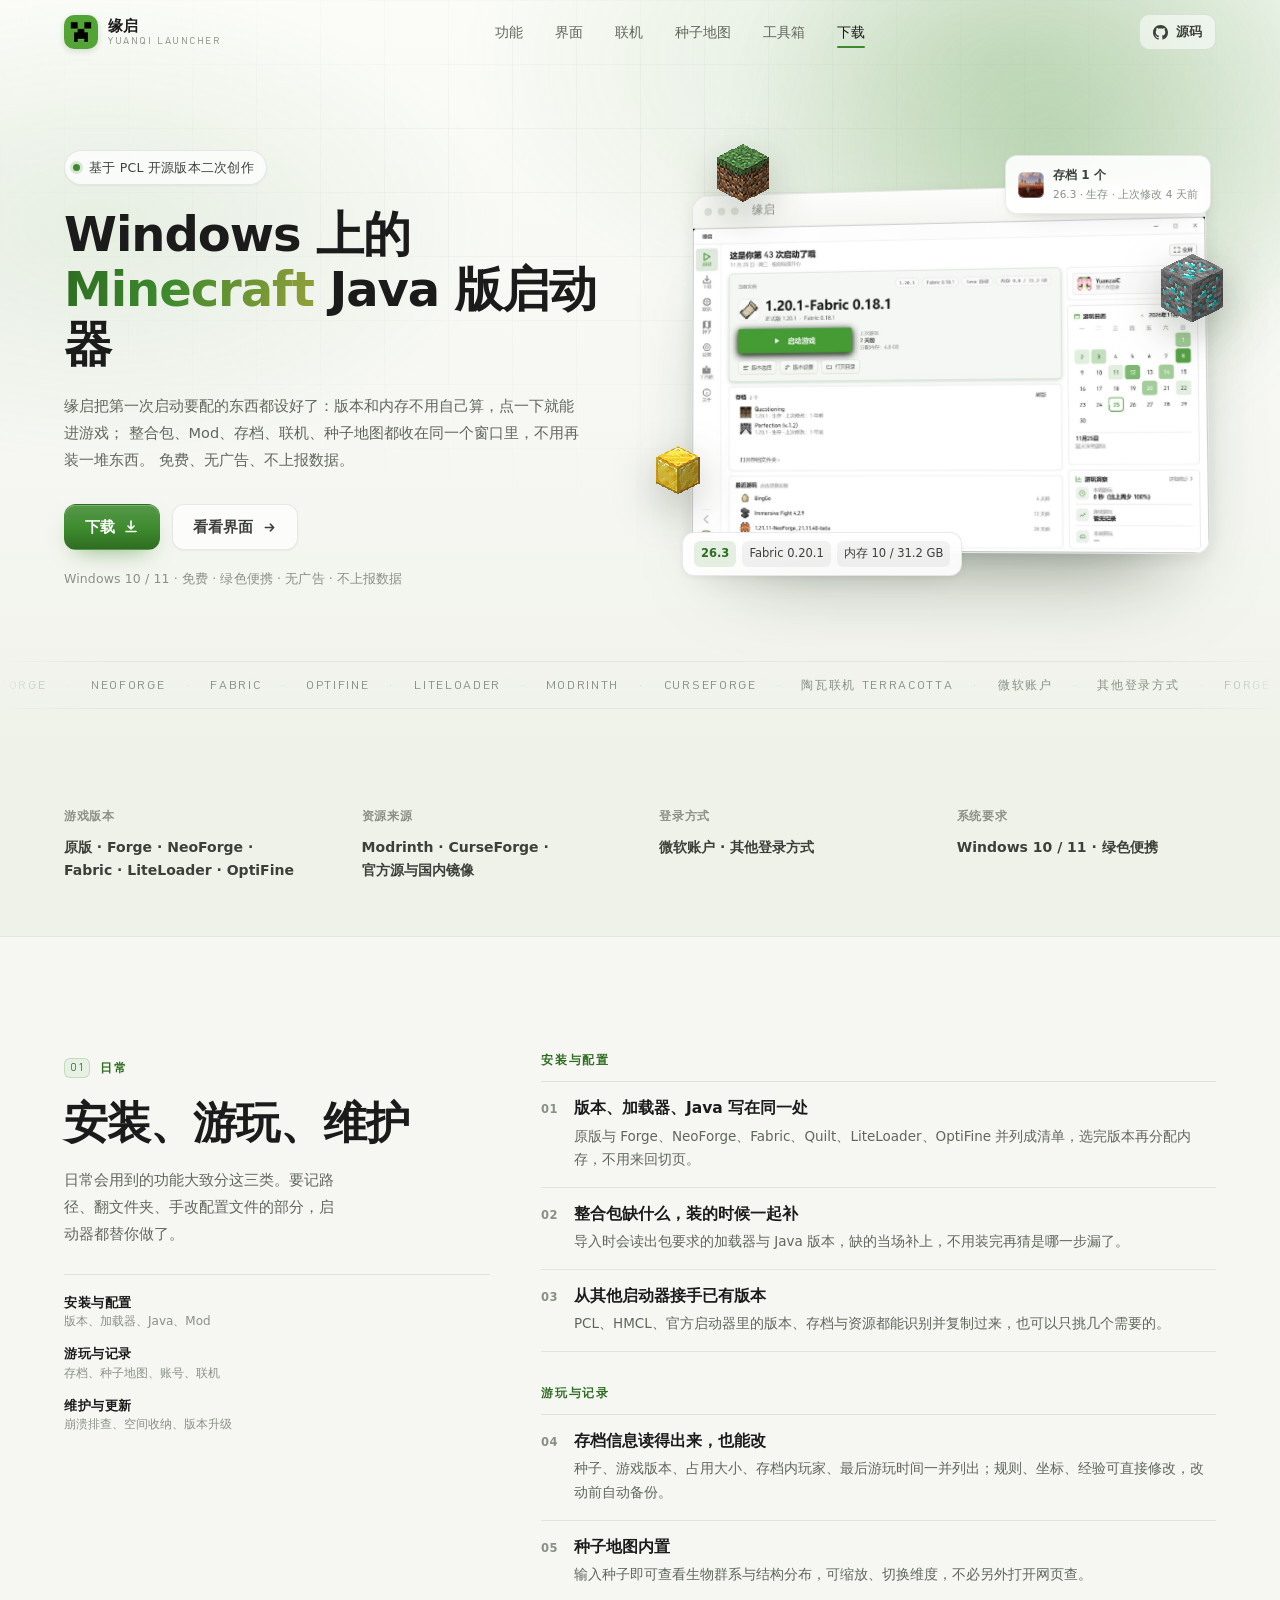
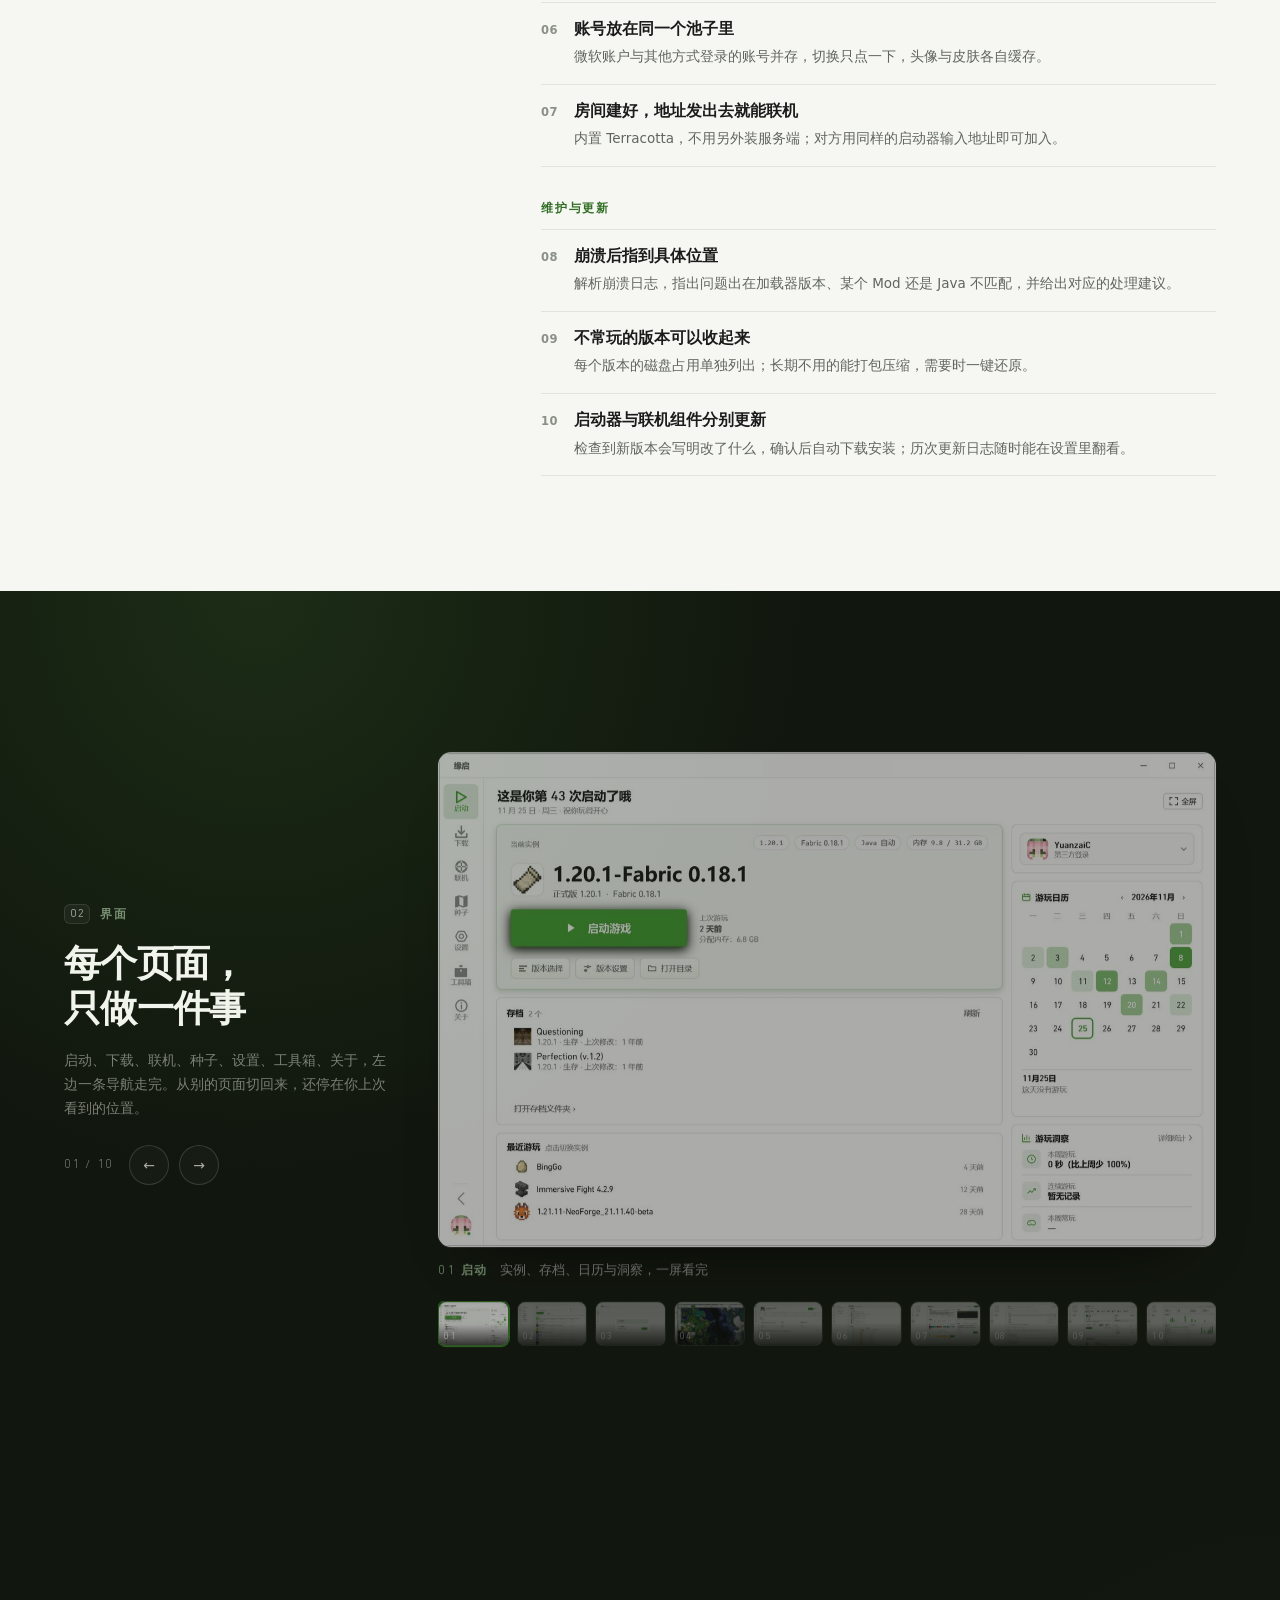
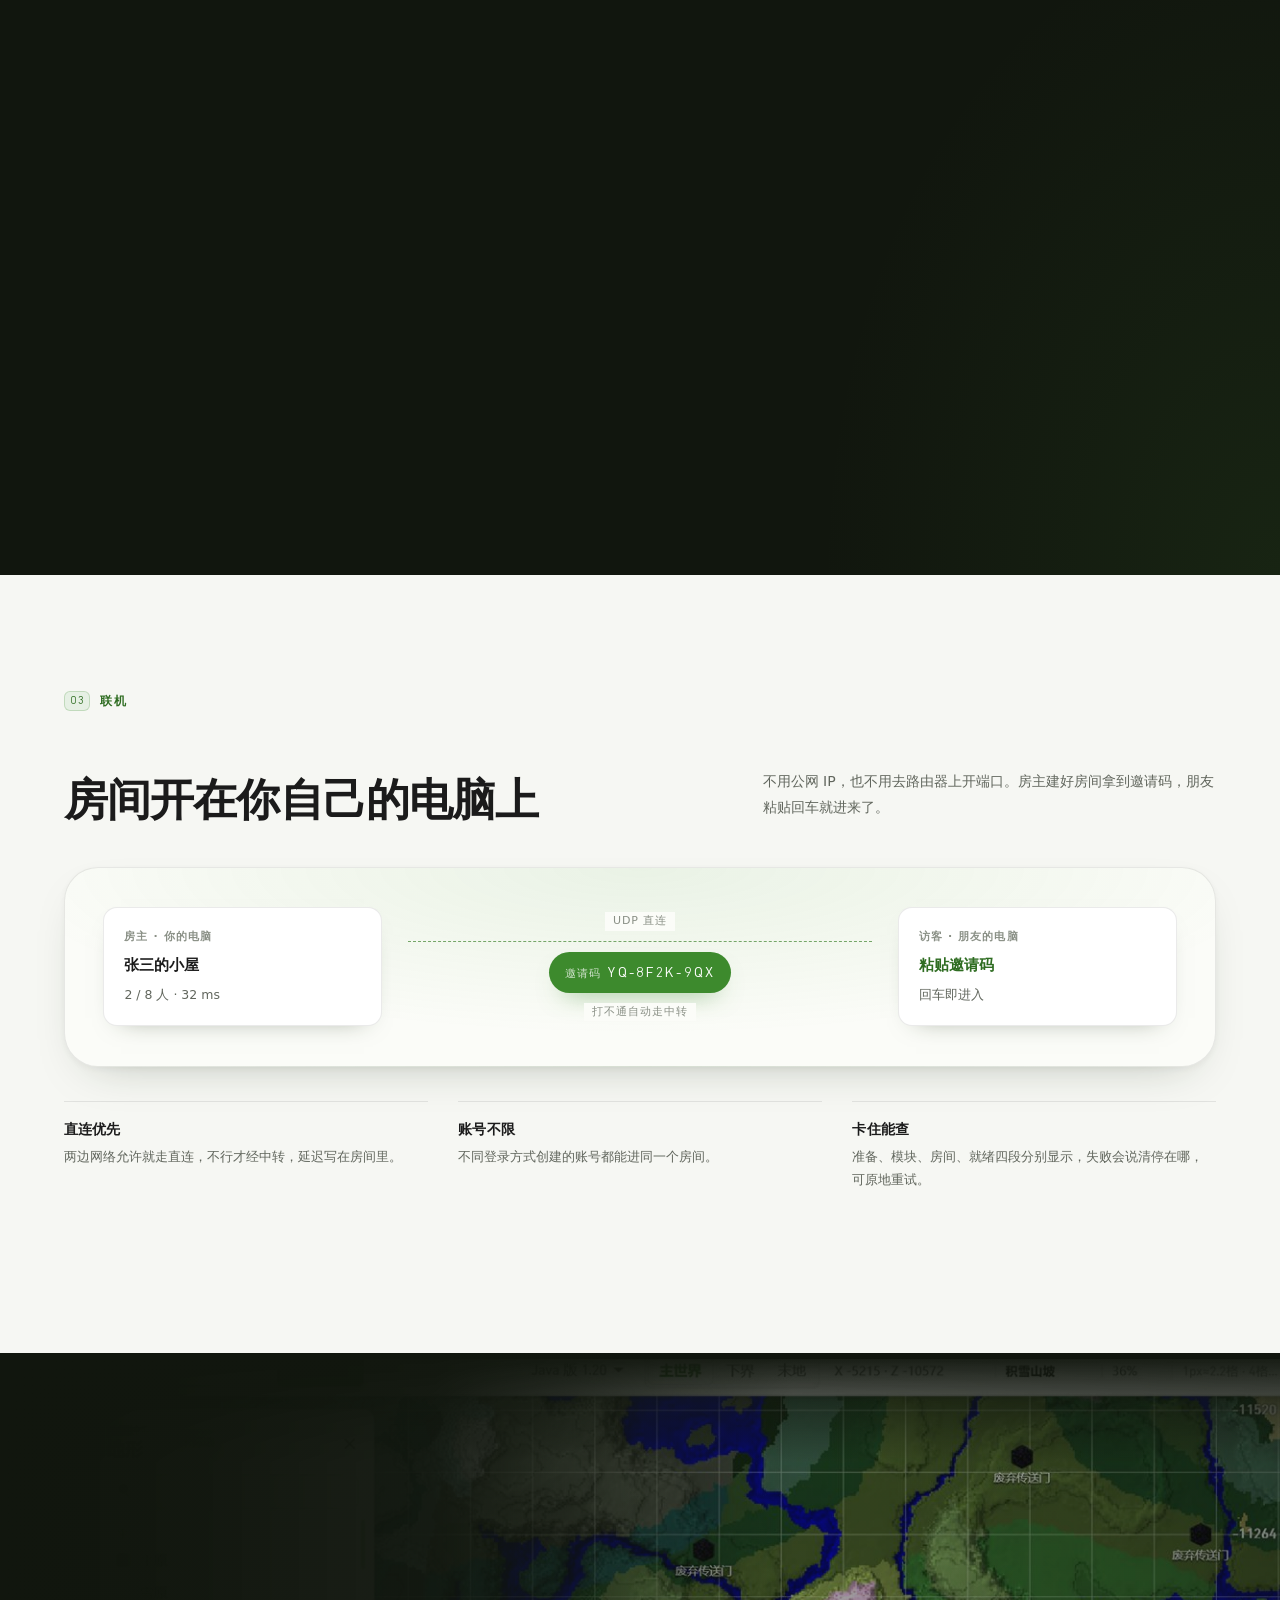
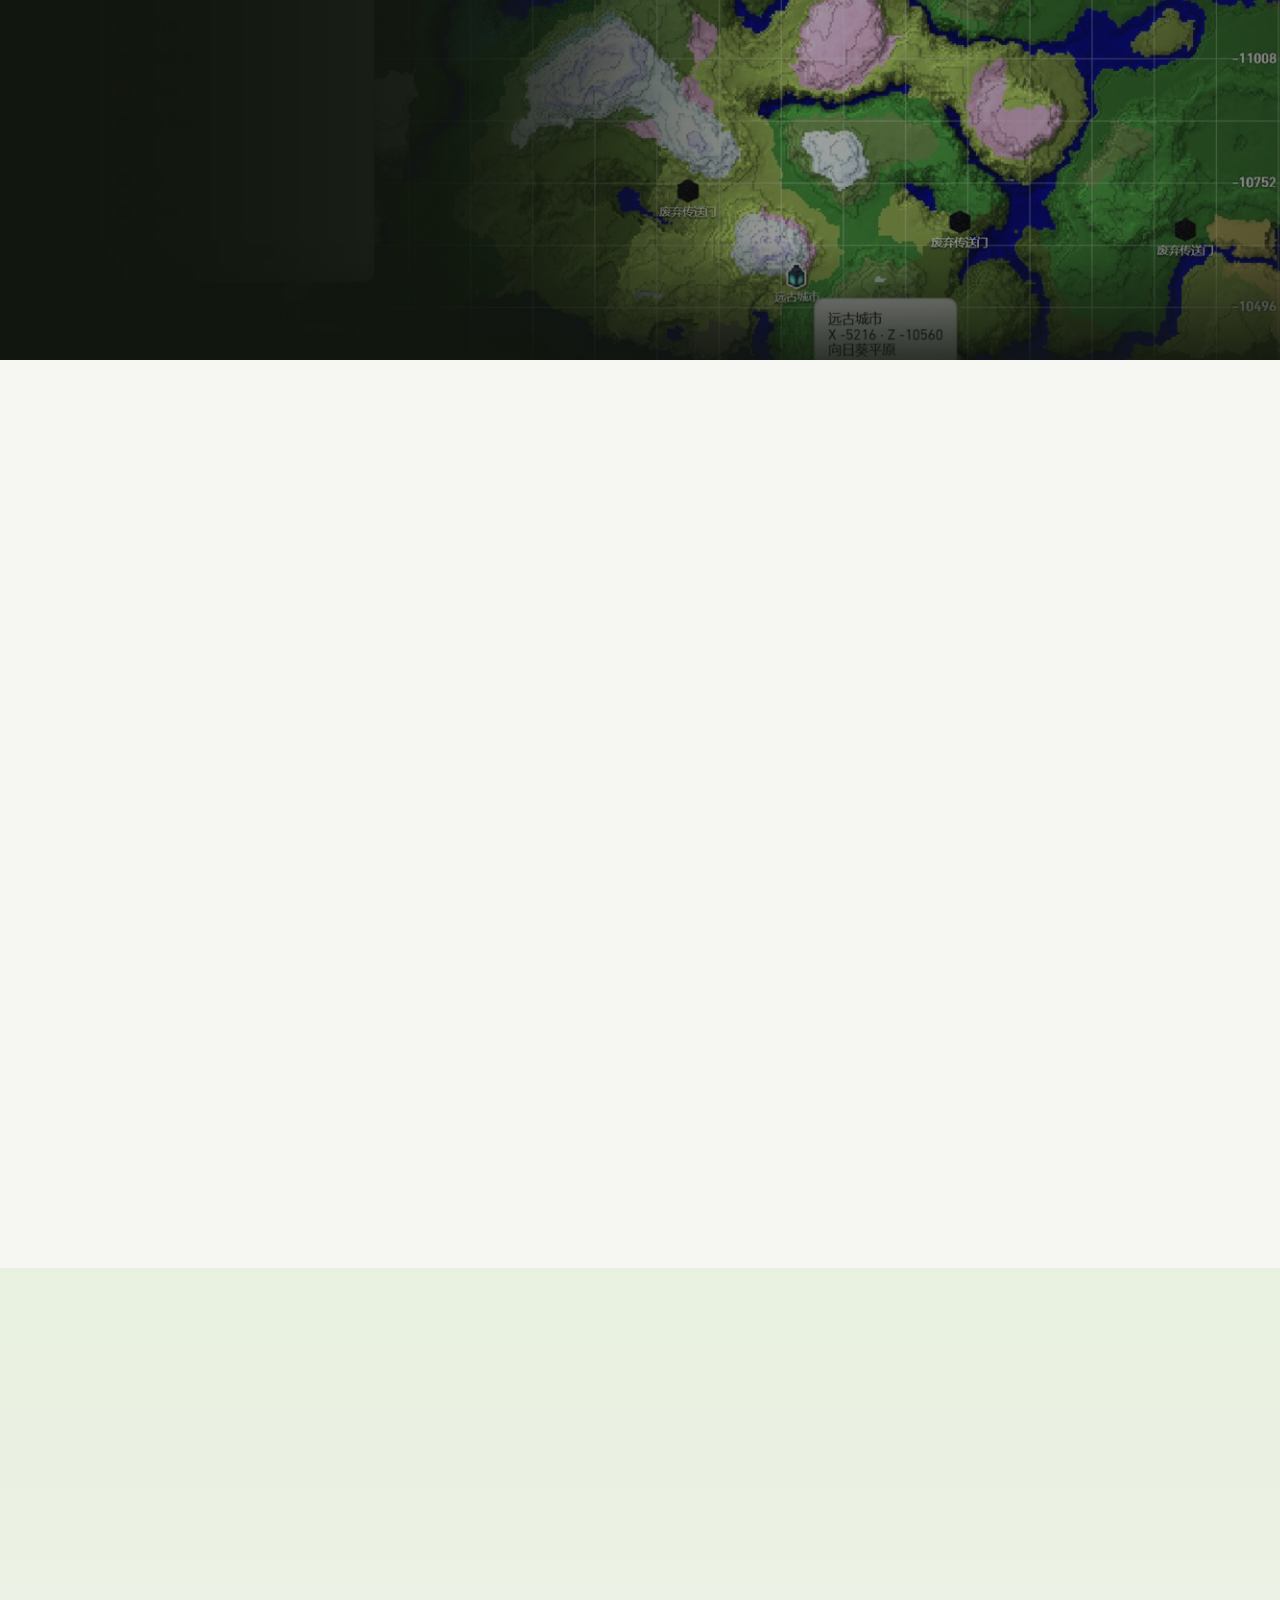
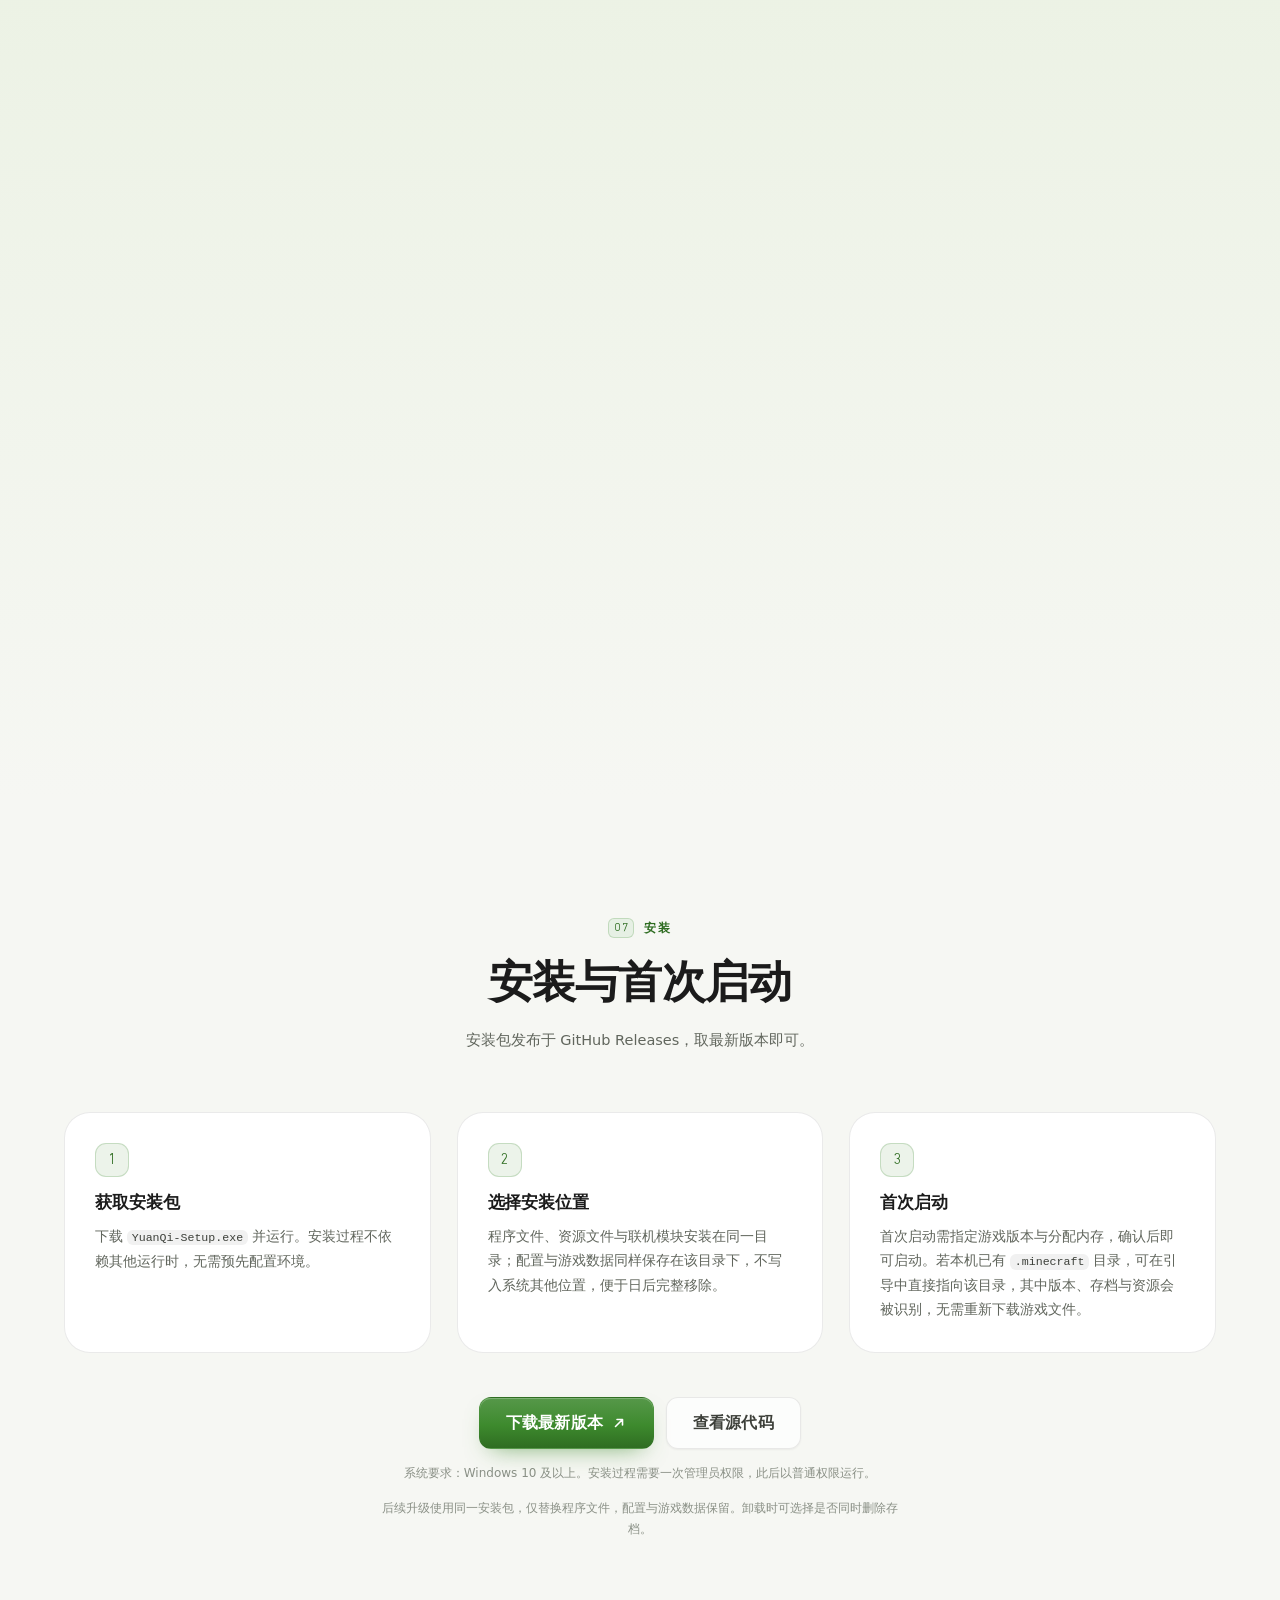
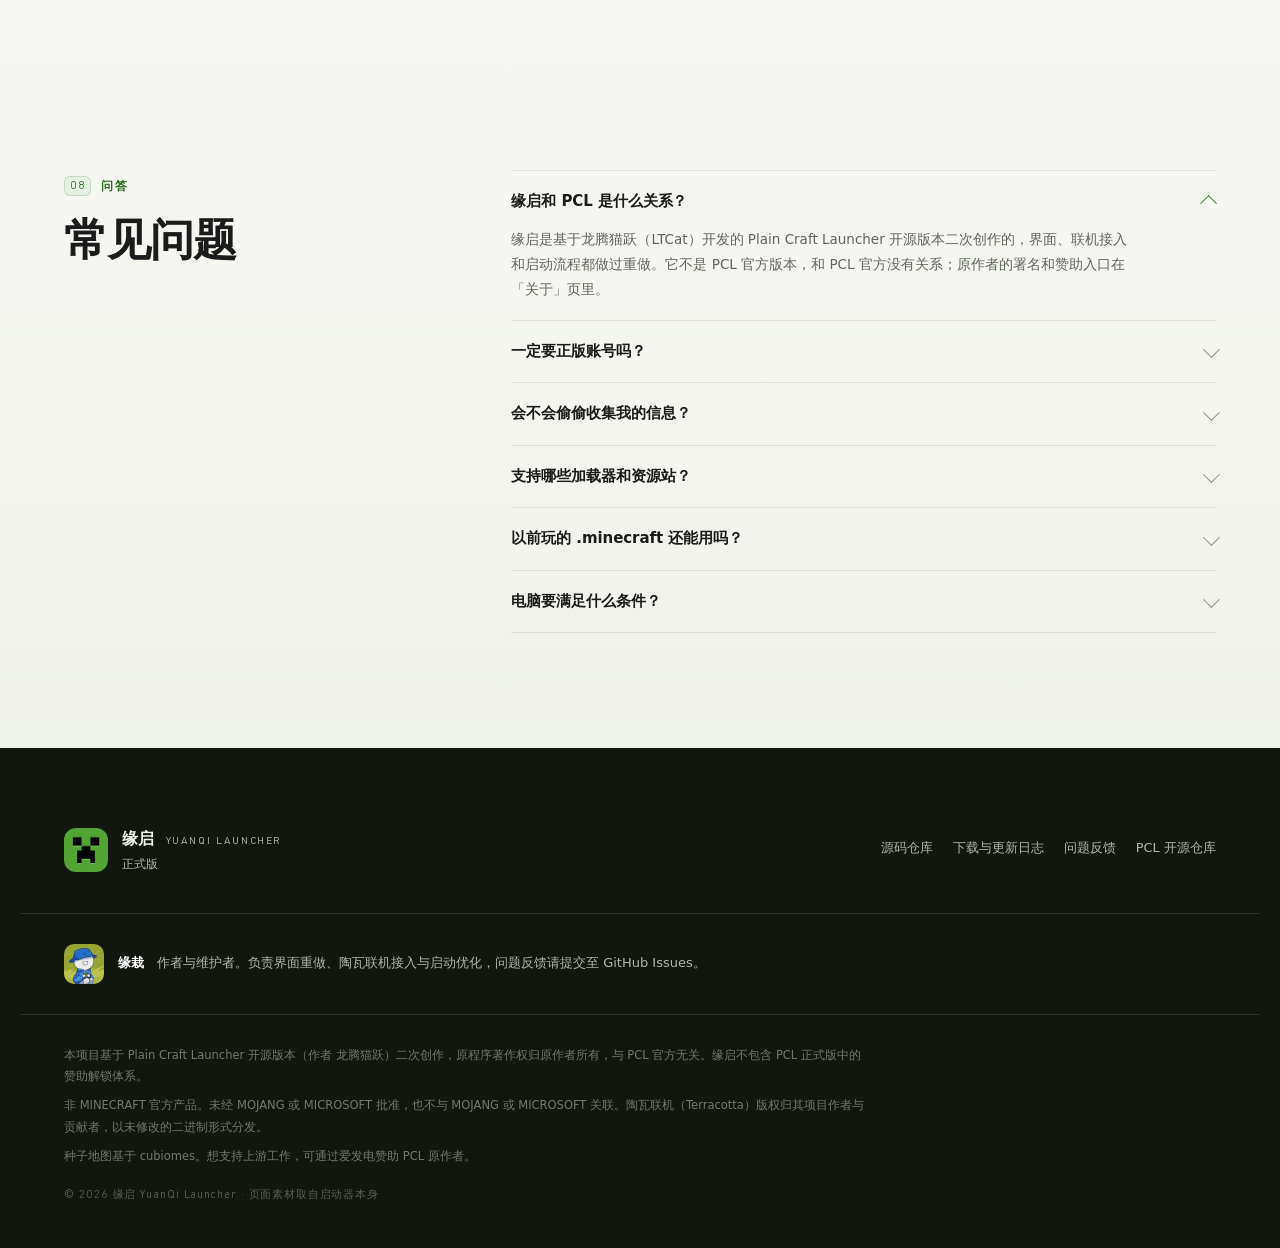
<file: index.html>
<!doctype html>
<html lang="zh-CN" data-theme="grass">
<head>
<meta charset="utf-8">
<meta name="viewport" content="width=device-width, initial-scale=1, viewport-fit=cover">
<title>缘启 YuanQi Launcher · 为 Minecraft 重做的启动器</title>
<meta name="description" content="缘启是 Windows 上的 Minecraft Java 版启动器：装好就能玩，整合包自动补齐加载器，和朋友联机只要一个邀请码，存档、种子地图与工具箱都在同一个窗口里。免费、无广告、不上报数据。">
<meta name="theme-color" content="#3d8a2d">
<meta property="og:title" content="缘启 YuanQi Launcher">
<meta property="og:description" content="装好就能玩的 Minecraft 启动器：整合包自动补齐、邀请码联机、存档可读可改、种子地图本地渲染。免费、无广告、不上报数据。">
<meta property="og:image" content="assets/img/shot-home.jpg">
<link rel="icon" href="assets/img/logo.png" type="image/png">
<link rel="apple-touch-icon" href="assets/img/logo.png">
<link rel="preload" as="image" href="assets/img/shot-home.jpg">
<link rel="stylesheet" href="assets/css/site.css">
</head>
<body>

<div class="progress" id="progress" aria-hidden="true"><span></span></div>

<!-- ============ 顶栏 ============ -->
<header class="topbar" id="topbar">
  <div class="topbar__inner">
    <a class="brand" href="#top" aria-label="缘启 YuanQi Launcher 首页">
      <img class="brand__logo" src="assets/img/logo.png" alt="" width="34" height="34">
      <span class="brand__text">
        <strong>缘启</strong>
        <em>YuanQi Launcher</em>
      </span>
    </a>

    <nav class="nav" id="nav" aria-label="页面导航">
      <a href="#start">功能</a>
      <a href="#gallery">界面</a>
      <a href="#link">联机</a>
      <a href="#seedmap">种子地图</a>
      <a href="#tools">工具箱</a>
      <a href="#install">下载</a>
    </nav>

    <div class="topbar__right">
      <span class="version-chip" data-version="v{ver}" data-version-hide hidden title="当前正式版">v—</span>
      <a class="btn btn--ghost btn--sm" href="https://github.com/YuanzaiC/YuanQi-Launcher" target="_blank" rel="noopener">
        <svg viewBox="0 0 16 16" width="15" height="15" aria-hidden="true"><path fill="currentColor" d="M8 0C3.58 0 0 3.58 0 8c0 3.54 2.29 6.53 5.47 7.59.4.07.55-.17.55-.38 0-.19-.01-.82-.01-1.49-2.01.37-2.53-.49-2.69-.94-.09-.23-.48-.94-.82-1.13-.28-.15-.68-.52-.01-.53.63-.01 1.08.58 1.23.82.72 1.21 1.87.87 2.33.66.07-.52.28-.87.51-1.07-1.78-.2-3.64-.89-3.64-3.95 0-.87.31-1.59.82-2.15-.08-.2-.36-1.02.08-2.12 0 0 .67-.21 2.2.82.64-.18 1.32-.27 2-.27.68 0 1.36.09 2 .27 1.53-1.04 2.2-.82 2.2-.82.44 1.1.16 1.92.08 2.12.51.56.82 1.27.82 2.15 0 3.07-1.87 3.75-3.65 3.95.29.25.54.73.54 1.48 0 1.07-.01 1.93-.01 2.2 0 .21.15.46.55.38A8.01 8.01 0 0 0 16 8c0-4.42-3.58-8-8-8z"/></svg>
        源码
      </a>
      <button class="menu-btn" id="menuBtn" type="button" aria-expanded="false" aria-controls="mobileMenu" aria-label="打开导航">
        <span></span><span></span>
      </button>
    </div>
  </div>
</header>

<div class="mobile-menu" id="mobileMenu" hidden>
  <nav aria-label="移动导航">
    <a href="#start"><i>01</i>功能</a>
    <a href="#gallery"><i>02</i>界面</a>
    <a href="#link"><i>03</i>联机</a>
    <a href="#seedmap"><i>04</i>种子地图</a>
    <a href="#tools"><i>05</i>工具箱</a>
    <a href="#look"><i>06</i>个性化</a>
    <a href="#install"><i>07</i>下载</a>
  </nav>
  <div class="mobile-menu__foot">
    <span data-version="v{ver} · 正式版">正式版</span>
    <a href="https://github.com/YuanzaiC/YuanQi-Launcher" target="_blank" rel="noopener">GitHub ↗</a>
  </div>
</div>

<main id="top">

<!-- ============ 首屏 ============ -->
<section class="hero">
  <div class="hero__glow" aria-hidden="true"></div>
  <div class="container hero__grid">
    <div class="hero__copy">
      <p class="eyebrow reveal">
        <span class="dot"></span>基于 PCL 开源版本二次创作
      </p>
      <h1 class="hero__title">
        <span class="line reveal" style="--d:.05s">Windows 上的</span>
        <span class="line reveal" style="--d:.12s"><em>Minecraft</em> Java 版启动器</span>
      </h1>
      <p class="hero__lede reveal" style="--d:.2s">
        缘启把第一次启动要配的东西都设好了：版本和内存不用自己算，点一下就能进游戏；
        整合包、Mod、存档、联机、种子地图都收在同一个窗口里，不用再装一堆东西。
        免费、无广告、不上报数据。
      </p>
      <div class="hero__actions reveal" style="--d:.27s">
        <a class="btn btn--primary" href="#install">
          <span data-version="下载 {ver}">下载</span>
          <svg viewBox="0 0 16 16" width="16" height="16" aria-hidden="true"><path d="M8 2v8m0 0 3-3m-3 3L5 7M3 12.5h10" fill="none" stroke="currentColor" stroke-width="1.6" stroke-linecap="round" stroke-linejoin="round"/></svg>
        </a>
        <a class="btn btn--quiet" href="#gallery">
          看看界面
          <svg viewBox="0 0 16 16" width="15" height="15" aria-hidden="true"><path d="M3.5 8h9m0 0-3.6-3.6M12.5 8l-3.6 3.6" fill="none" stroke="currentColor" stroke-width="1.6" stroke-linecap="round" stroke-linejoin="round"/></svg>
        </a>
      </div>
      <p class="hero__meta reveal" style="--d:.33s">Windows 10 / 11 · 免费 · 绿色便携 · 无广告 · 不上报数据</p>
    </div>

    <div class="hero__visual reveal" style="--d:.2s">
      <div class="stage" id="heroStage">
        <img class="float-block float-block--grass" src="assets/img/blocks/grass.png" alt="" width="64" height="64" data-depth="26">
        <img class="float-block float-block--diamond" src="assets/img/blocks/diamond.png" alt="" width="300" height="300" data-depth="14">
        <img class="float-block float-block--gold" src="assets/img/blocks/gold.png" alt="" width="64" height="64" data-depth="34">

        <figure class="frame frame--hero" data-depth="-8">
          <div class="frame__bar">
            <i></i><i></i><i></i>
            <span>缘启</span>
          </div>
          <img src="assets/img/shot-home.jpg" alt="缘启首页：当前实例、存档、游玩日历与游玩洞察" width="1400" height="889">
        </figure>

        <div class="float-card float-card--ver" data-depth="18">
          <span class="tag tag--green">26.3</span>
          <span class="tag">Fabric 0.20.1</span>
          <span class="tag">内存 10 / 31.2 GB</span>
        </div>

        <div class="float-card float-card--save" data-depth="30">
          <div class="mini-save">
            <span class="mini-save__icon"></span>
            <div>
              <strong>存档 1 个</strong>
              <small>26.3 · 生存 · 上次修改 4 天前</small>
            </div>
          </div>
        </div>
      </div>
    </div>
  </div>

  <div class="ticker" aria-hidden="true">
    <div class="ticker__track">
      <span>Forge</span><b>·</b><span>NeoForge</span><b>·</b><span>Fabric</span><b>·</b><span>OptiFine</span><b>·</b><span>LiteLoader</span><b>·</b>
      <span>Modrinth</span><b>·</b><span>CurseForge</span><b>·</b><span>陶瓦联机 Terracotta</span><b>·</b>
      <span>微软账户</span><b>·</b><span>其他登录方式</span><b>·</b>
      <span>Forge</span><b>·</b><span>NeoForge</span><b>·</b><span>Fabric</span><b>·</b><span>OptiFine</span><b>·</b><span>LiteLoader</span><b>·</b>
      <span>Modrinth</span><b>·</b><span>CurseForge</span><b>·</b><span>陶瓦联机 Terracotta</span><b>·</b>
      <span>微软账户</span><b>·</b><span>其他登录方式</span><b>·</b>
    </div>
  </div>
</section>

<!-- ============ 规格 ============ -->
<section class="facts">
  <div class="container facts__grid facts__grid--spec">
    <div class="spec reveal">
      <span class="spec__k">游戏版本</span>
      <span class="spec__v"><span>原版</span>&nbsp;· <span>Forge</span>&nbsp;· <span>NeoForge</span>&nbsp;· <span>Fabric</span>&nbsp;· <span>LiteLoader</span>&nbsp;· <span>OptiFine</span></span>
    </div>
    <div class="spec reveal" style="--d:.06s">
      <span class="spec__k">资源来源</span>
      <span class="spec__v"><span>Modrinth</span>&nbsp;· <span>CurseForge</span>&nbsp;· <span>官方源与国内镜像</span></span>
    </div>
    <div class="spec reveal" style="--d:.12s">
      <span class="spec__k">登录方式</span>
      <span class="spec__v"><span>微软账户</span>&nbsp;· <span>其他登录方式</span></span>
    </div>
    <div class="spec reveal" style="--d:.18s">
      <span class="spec__k">系统要求</span>
      <span class="spec__v"><span>Windows 10 / 11</span>&nbsp;· <span>绿色便携</span></span>
    </div>
  </div>
</section>

<!-- ============ 01 日常 ============ -->
<section class="section" id="start">
  <div class="container daily">
    <div class="daily__intro">
      <p class="kicker reveal"><i>01</i>日常</p>
      <h2 class="reveal" style="--d:.05s">安装、游玩、维护</h2>
      <p class="daily__lede reveal" style="--d:.1s">
        日常会用到的功能大致分这三类。要记路径、翻文件夹、手改配置文件的部分，启动器都替你做了。
      </p>
      <ul class="daily__toc reveal" style="--d:.16s">
        <li><b>安装与配置</b><span>版本、加载器、Java、Mod</span></li>
        <li><b>游玩与记录</b><span>存档、种子地图、账号、联机</span></li>
        <li><b>维护与更新</b><span>崩溃排查、空间收纳、版本升级</span></li>
      </ul>
    </div>

    <div class="daily__list">
      <section class="daily__group reveal">
        <h3>安装与配置</h3>
        <div class="daily__row">
          <span class="daily__no">01</span>
          <div>
            <h4>版本、加载器、Java 写在同一处</h4>
            <p>原版与 Forge、NeoForge、Fabric、Quilt、LiteLoader、OptiFine 并列成清单，选完版本再分配内存，不用来回切页。</p>
          </div>
        </div>
        <div class="daily__row">
          <span class="daily__no">02</span>
          <div>
            <h4>整合包缺什么，装的时候一起补</h4>
            <p>导入时会读出包要求的加载器与 Java 版本，缺的当场补上，不用装完再猜是哪一步漏了。</p>
          </div>
        </div>
        <div class="daily__row">
          <span class="daily__no">03</span>
          <div>
            <h4>从其他启动器接手已有版本</h4>
            <p>PCL、HMCL、官方启动器里的版本、存档与资源都能识别并复制过来，也可以只挑几个需要的。</p>
          </div>
        </div>
      </section>

      <section class="daily__group reveal" style="--d:.06s">
        <h3>游玩与记录</h3>
        <div class="daily__row">
          <span class="daily__no">04</span>
          <div>
            <h4>存档信息读得出来，也能改</h4>
            <p>种子、游戏版本、占用大小、存档内玩家、最后游玩时间一并列出；规则、坐标、经验可直接修改，改动前自动备份。</p>
          </div>
        </div>
        <div class="daily__row">
          <span class="daily__no">05</span>
          <div>
            <h4>种子地图内置</h4>
            <p>输入种子即可查看生物群系与结构分布，可缩放、切换维度，不必另外打开网页查。</p>
          </div>
        </div>
        <div class="daily__row">
          <span class="daily__no">06</span>
          <div>
            <h4>账号放在同一个池子里</h4>
            <p>微软账户与其他方式登录的账号并存，切换只点一下，头像与皮肤各自缓存。</p>
          </div>
        </div>
        <div class="daily__row">
          <span class="daily__no">07</span>
          <div>
            <h4>房间建好，地址发出去就能联机</h4>
            <p>内置 Terracotta，不用另外装服务端；对方用同样的启动器输入地址即可加入。</p>
          </div>
        </div>
      </section>

      <section class="daily__group reveal" style="--d:.12s">
        <h3>维护与更新</h3>
        <div class="daily__row">
          <span class="daily__no">08</span>
          <div>
            <h4>崩溃后指到具体位置</h4>
            <p>解析崩溃日志，指出问题出在加载器版本、某个 Mod 还是 Java 不匹配，并给出对应的处理建议。</p>
          </div>
        </div>
        <div class="daily__row">
          <span class="daily__no">09</span>
          <div>
            <h4>不常玩的版本可以收起来</h4>
            <p>每个版本的磁盘占用单独列出；长期不用的能打包压缩，需要时一键还原。</p>
          </div>
        </div>
        <div class="daily__row">
          <span class="daily__no">10</span>
          <div>
            <h4>启动器与联机组件分别更新</h4>
            <p>检查到新版本会写明改了什么，确认后自动下载安装；历次更新日志随时能在设置里翻看。</p>
          </div>
        </div>
      </section>
    </div>
  </div>
</section>
<!-- ============ 02 界面画廊 ============ -->
<section class="gallery" id="gallery">
  <div class="gallery__pin" id="galleryPin">
    <div class="gallery__sticky">
      <div class="container gallery__inner">
    <div class="gallery__aside">
      <p class="kicker kicker--light reveal"><i>02</i>界面</p>
      <h2 class="reveal" style="--d:.05s">每个页面，<br>只做一件事</h2>
      <p class="reveal" style="--d:.1s">启动、下载、联机、种子、设置、工具箱、关于，左边一条导航走完。从别的页面切回来，还停在你上次看到的位置。</p>
      <div class="gallery__tools reveal" style="--d:.15s">
        <span class="gallery__count" id="galleryCount">01 / 10</span>
        <button class="gallery__btn" id="galleryPrev" type="button" aria-label="上一张截图">&#8592;</button>
        <button class="gallery__btn" id="galleryNext" type="button" aria-label="下一张截图">&#8594;</button>
      </div>
    </div>

    <div class="gallery__main">
      <div class="gallery__stage" id="galleryStage" tabindex="0" aria-label="界面截图">
        <figure class="shot is-active">
          <div class="frame"><img src="assets/img/shot-home.jpg" alt="启动页：当前实例、存档、游玩日历、游玩洞察" width="1400" height="889" loading="eager"></div>
          <figcaption><b>01 启动</b><span>实例、存档、日历与洞察，一屏看完</span></figcaption>
        </figure>
        <figure class="shot">
          <div class="frame"><img src="assets/img/shot-download.jpg" alt="下载页：原版游戏与社区资源" width="1400" height="889" loading="lazy"></div>
          <figcaption><b>02 下载</b><span>社区资源搜索：下载量、更新时间与来源站</span></figcaption>
        </figure>
        <figure class="shot">
          <div class="frame"><img src="assets/img/shot-link.jpg" alt="联机页：创建房间与加入房间" width="1400" height="889" loading="lazy"></div>
          <figcaption><b>03 联机</b><span>建房或凭邀请码加入</span></figcaption>
        </figure>
        <figure class="shot">
          <div class="frame"><img src="assets/img/shot-seedmap.jpg" alt="种子地图：主世界地形与结构标记" width="1400" height="889" loading="lazy"></div>
          <figcaption><b>04 种子地图</b><span>本地渲染，地形结构随你筛</span></figcaption>
        </figure>
        <figure class="shot">
          <div class="frame"><img src="assets/img/shot-save.jpg" alt="存档概览：种子、版本、大小、玩家" width="1400" height="889" loading="lazy"></div>
          <figcaption><b>05 存档 · 概览</b><span>种子、版本、大小、玩家与所在目录</span></figcaption>
        </figure>
        <figure class="shot">
          <div class="frame"><img src="assets/img/shot-save-world.jpg" alt="版本管理：可安装版本与已归档版本" width="1400" height="889" loading="lazy"></div>
          <figcaption><b>06 版本管理</b><span>可安装与已归档分开列，占用一目了然</span></figcaption>
        </figure>
        <figure class="shot">
          <div class="frame"><img src="assets/img/shot-colortext.jpg" alt="彩色文字生成器：渐变、颜色、实时预览" width="1400" height="889" loading="lazy"></div>
          <figcaption><b>07 彩色文字</b><span>边调边看，直接复制</span></figcaption>
        </figure>
        <figure class="shot">
          <div class="frame"><img src="assets/img/shot-command.jpg" alt="指令查询：组件候选与示例" width="1400" height="889" loading="lazy"></div>
          <figcaption><b>08 指令查询</b><span>候选列在下面，点一下就填</span></figcaption>
        </figure>
        <figure class="shot">
          <div class="frame"><img src="assets/img/shot-ore.jpg" alt="矿石分布：按 Y 层给出挖掘建议" width="1400" height="889" loading="lazy"></div>
          <figcaption><b>09 矿石分布</b><span>按 Y 层看矿，挖之前先算</span></figcaption>
        </figure>
        <figure class="shot">
          <div class="frame"><img src="assets/img/shot-stats.jpg" alt="游戏统计：总时长、每日曲线与时段分布" width="1400" height="889" loading="lazy"></div>
          <figcaption><b>10 游戏统计</b><span>这个月玩了多久，一目了然</span></figcaption>
        </figure>
      </div>
      <div class="gallery__thumbs" id="galleryThumbs" role="tablist" aria-label="切换截图">
        <button class="thumb is-active" type="button" role="tab" aria-label="01 启动"><img src="assets/img/shot-home.jpg" alt="" loading="lazy"><span>01</span></button>
        <button class="thumb" type="button" role="tab" aria-label="02 下载"><img src="assets/img/shot-download.jpg" alt="" loading="lazy"><span>02</span></button>
        <button class="thumb" type="button" role="tab" aria-label="03 联机"><img src="assets/img/shot-link.jpg" alt="" loading="lazy"><span>03</span></button>
        <button class="thumb" type="button" role="tab" aria-label="04 种子地图"><img src="assets/img/shot-seedmap.jpg" alt="" loading="lazy"><span>04</span></button>
        <button class="thumb" type="button" role="tab" aria-label="05 存档 · 概览"><img src="assets/img/shot-save.jpg" alt="" loading="lazy"><span>05</span></button>
        <button class="thumb" type="button" role="tab" aria-label="06 版本管理"><img src="assets/img/shot-save-world.jpg" alt="" loading="lazy"><span>06</span></button>
        <button class="thumb" type="button" role="tab" aria-label="07 彩色文字"><img src="assets/img/shot-colortext.jpg" alt="" loading="lazy"><span>07</span></button>
        <button class="thumb" type="button" role="tab" aria-label="08 指令查询"><img src="assets/img/shot-command.jpg" alt="" loading="lazy"><span>08</span></button>
        <button class="thumb" type="button" role="tab" aria-label="09 矿石分布"><img src="assets/img/shot-ore.jpg" alt="" loading="lazy"><span>09</span></button>
        <button class="thumb" type="button" role="tab" aria-label="10 游戏统计"><img src="assets/img/shot-stats.jpg" alt="" loading="lazy"><span>10</span></button>
      </div>
    </div>
  </div>
    </div>
  </div>
</section>

<!-- ============ 03 联机 ============ -->
<section class="section link" id="link">
  <div class="container">
    <div class="link__intro">
      <p class="kicker reveal"><i>03</i>联机</p>
      <h2 class="reveal" style="--d:.05s">房间开在你自己的电脑上</h2>
      <p class="link__lede reveal" style="--d:.1s">不用公网 IP，也不用去路由器上开端口。房主建好房间拿到邀请码，朋友粘贴回车就进来了。</p>
    </div>

    <div class="wire reveal" style="--d:.15s">
      <div class="wire__node">
        <span class="wire__tag">房主 · 你的电脑</span>
        <b class="wire__name">张三的小屋</b>
        <span class="wire__meta">2 / 8 人 · 32 ms</span>
      </div>

      <div class="wire__path">
        <span class="wire__cap">UDP 直连</span>
        <span class="wire__rail" aria-hidden="true"></span>
        <span class="wire__code"><i>邀请码</i>YQ-8F2K-9QX</span>
        <span class="wire__cap wire__cap--low">打不通自动走中转</span>
      </div>

      <div class="wire__node wire__node--guest">
        <span class="wire__tag">访客 · 朋友的电脑</span>
        <b class="wire__name">粘贴邀请码</b>
        <span class="wire__meta">回车即进入</span>
      </div>
    </div>

    <ul class="link__facts reveal" style="--d:.2s">
      <li><b>直连优先</b>两边网络允许就走直连，不行才经中转，延迟写在房间里。</li>
      <li><b>账号不限</b>不同登录方式创建的账号都能进同一个房间。</li>
      <li><b>卡住能查</b>准备、模块、房间、就绪四段分别显示，失败会说清停在哪，可原地重试。</li>
    </ul>

    <p class="link__byline reveal" style="--d:.24s">联机由陶瓦联机（Terracotta）提供，随启动器一起装好，不用另外下载。</p>
  </div>
</section>
<!-- ============ 04 种子地图 ============ -->
<section class="seedmap" id="seedmap">
  <div class="seedmap__media" aria-hidden="true">
    <img src="assets/img/seedmap-crop.jpg" alt="" width="1400" height="889" loading="lazy" id="seedmapImg">
  </div>
  <div class="container seedmap__inner">
    <p class="kicker kicker--light reveal"><i>04</i>种子地图</p>
    <h2 class="reveal" style="--d:.05s">不进游戏，<br>先看看这个世界长什么样</h2>
    <p class="reveal" style="--d:.1s">
      把种子填进去就能看地形：主世界、下界、末地分开渲染，生物群系和结构想筛哪个筛哪个。
      找到想去的地方，右键就能把坐标复制走，六种格式随你挑。
      计算全在你自己的电脑上，种子不会传出去。
    </p>
    <ul class="chips chips--dark reveal" style="--d:.15s">
      <li>主世界 / 下界 / 末地</li><li>生物群系与结构筛选</li><li>3D 预览</li><li>坐标缓存</li><li>六种复制格式</li>
    </ul>
  </div>
</section>

<!-- ============ 05 工具箱 ============ -->
<section class="section toolbox" id="tools">
  <div class="container">
    <div class="tools__head">
      <p class="kicker reveal"><i>05</i>工具箱</p>
      <h2 class="reveal" style="--d:.05s">五个小工具，<br class="br-desk">都在启动器里</h2>
      <p class="tools__sub reveal" style="--d:.1s">彩色文字、矿石分布、游戏统计、指令查询、直链下载。全部在本地算，不上传任何内容。</p>
    </div>

    <div class="bench reveal" style="--d:.14s">
      <div class="bench__list" role="tablist" aria-label="工具箱">
        <button class="bench__item is-on" type="button" role="tab" aria-selected="true">
          <span class="bench__no">01</span><span class="bench__body"><b>彩色文字</b><em>逐字渐变，边调边看</em></span>
        </button>
        <button class="bench__item" type="button" role="tab" aria-selected="false">
          <span class="bench__no">02</span><span class="bench__body"><b>矿石分布</b><em>拖 Y 层，看这一层出什么</em></span>
        </button>
        <button class="bench__item" type="button" role="tab" aria-selected="false">
          <span class="bench__no">03</span><span class="bench__body"><b>游戏统计</b><em>玩了多久，哪几天最凶</em></span>
        </button>
        <button class="bench__item" type="button" role="tab" aria-selected="false">
          <span class="bench__no">04</span><span class="bench__body"><b>指令查询</b><em>候选跟着版本走，点一下就复制</em></span>
        </button>
        <button class="bench__item" type="button" role="tab" aria-selected="false">
          <span class="bench__no">05</span><span class="bench__body"><b>直链下载</b><em>粘贴地址，文件下到本地</em></span>
        </button>
      </div>

      <div class="bench__stage">

        <div class="panel is-on" role="tabpanel">
          <div class="panel__demo">
            <div class="app">
              <div class="app__bar"><span class="app__logo"></span><b>缘启</b><em>彩色文字</em><span class="app__ctl"><i></i><i></i><i></i></span></div>
              <div class="app__body">
                <div class="app__rail"><span class="app__ico is-on"></span><span class="app__ico"></span><span class="app__ico"></span><span class="app__ico"></span><span class="app__ico"></span><span class="app__ico"></span></div>
                <div class="app__view ct">
                  <div class="ct__col">
                    <div class="app__label">文字输入<span>实际字符 0 / 256 · 含格式码 0</span></div>
                    <div class="ct__box">输入文字，或点击「插入示例」快速体验</div>
                    <div class="ct__tools"><b>B</b><i>I</i><i>U</i><i>S</i><span class="app__gap"></span><em>撤销</em><em>重做</em><em>重置样式</em><em>清空</em></div>
                  </div>
                  <div class="ct__col">
                    <div class="app__label">预览<span>复制输出</span></div>
                    <div class="ct__prev"><span class="grad-big">缘启 Launcher</span></div>
                    <div class="chatline"><span class="chatline__tag">聊天栏</span><span class="grad-small">缘启 Launcher</span></div>
                  </div>
                </div>
              </div>
            </div>
          </div>
          <div class="panel__copy">
            <h3>彩色文字</h3>
            <p>打一句话，逐字渐变自己就出来了。聊天栏与 MotD 的效果同时给出来，复制走就能贴进游戏或服务器配置。</p>
          </div>
        </div>

        <div class="panel" role="tabpanel">
          <div class="panel__demo">
            <div class="app">
              <div class="app__bar"><span class="app__logo"></span><b>缘启</b><em>矿石分布</em><span class="app__ctl"><i></i><i></i><i></i></span></div>
              <div class="app__body">
                <div class="app__rail"><span class="app__ico"></span><span class="app__ico is-on"></span><span class="app__ico"></span><span class="app__ico"></span><span class="app__ico"></span><span class="app__ico"></span></div>
                <div class="app__view og">
                  <div class="og__chips"><span class="is-on">主世界 · Y -64~319</span><span>下界 · Y 0~127</span><span class="app__gap"></span><span>钻石</span></div>
                  <div class="og__body">
                    <div class="og__kv">
                      <div><em>当前目标</em><b>钻石</b></div>
                      <div><em>实用开采层</em><b>Y -59</b></div>
                      <div><em>生成范围</em><b>Y -64 ~ 16</b></div>
                      <div><em>规则峰值</em><b>Y -59</b></div>
                      <div><em>最大矿脉</em><b>8 个</b></div>
                      <div><em>空气丢弃率</em><b>0%</b></div>
                    </div>
                    <div class="og__chart">
                      <div class="og__bars">
                        <i style="--h:8%"></i><i style="--h:14%"></i><i style="--h:22%"></i><i style="--h:38%"></i><i style="--h:56%"></i><i style="--h:74%"></i><i style="--h:92%"></i><i style="--h:100%"></i><i style="--h:88%"></i><i style="--h:66%"></i><i style="--h:44%"></i><i style="--h:28%"></i><i style="--h:16%"></i><i style="--h:9%"></i>
                      </div>
                      <div class="og__axis"><span>319</span><span>128</span><span>0</span><span>-64</span></div>
                      <div class="og__slider"><i></i></div>
                      <div class="og__hint">当前 Y -59 · 这一层钻石概率最高</div>
                    </div>
                  </div>
                </div>
              </div>
            </div>
          </div>
          <div class="panel__copy">
            <h3>矿石分布</h3>
            <p>想知道钻石在哪个高度最好挖？拖动 Y 层，这一层会出什么矿、概率多高，按版本算好的结果直接列出来。</p>
          </div>
        </div>

        <div class="panel" role="tabpanel">
          <div class="panel__demo">
            <div class="app">
              <div class="app__bar"><span class="app__logo"></span><b>缘启</b><em>游戏统计</em><span class="app__ctl"><i></i><i></i><i></i></span></div>
              <div class="app__body">
                <div class="app__rail"><span class="app__ico"></span><span class="app__ico"></span><span class="app__ico is-on"></span><span class="app__ico"></span><span class="app__ico"></span><span class="app__ico"></span></div>
                <div class="app__view gs">
                  <div class="gs__range"><span>近 1 天</span><span class="is-on">近 1 周</span><span>近 1 月</span><span>自定义</span></div>
                  <div class="gs__nums">
                    <div><em>总游玩时长</em><b>18.5 小时</b></div>
                    <div><em>游玩天数</em><b>12 天</b></div>
                    <div><em>日均时长</em><b>1.5 小时</b></div>
                    <div><em>单日最长</em><b>3.2 小时</b></div>
                  </div>
                  <div class="gs__chart">
                    <svg viewBox="0 0 320 92" preserveAspectRatio="none" aria-hidden="true">
                      <path d="M4 76 32 62 60 68 88 44 116 52 144 28 172 38 200 18 228 26 256 12 284 20 312 6" fill="none" stroke="currentColor" stroke-width="2.2" stroke-linecap="round" stroke-linejoin="round"/>
                      <path d="M4 76 32 62 60 68 88 44 116 52 144 28 172 38 200 18 228 26 256 12 284 20 312 6V92H4z" fill="currentColor" opacity=".1"/>
                    </svg>
                    <div class="gs__axis"><span>第 1 周</span><span>第 2 周</span><span>第 3 周</span><span>第 4 周</span></div>
                  </div>
                </div>
              </div>
            </div>
          </div>
          <div class="panel__copy">
            <h3>游戏统计</h3>
            <p>这个月玩了多少小时、哪几天玩得最凶、哪个版本占的时间最多，都算好了，最长能看四个月。</p>
          </div>
        </div>

        <div class="panel" role="tabpanel">
          <div class="panel__demo">
            <div class="app">
              <div class="app__bar"><span class="app__logo"></span><b>缘启</b><em>指令查询</em><span class="app__ctl"><i></i><i></i><i></i></span></div>
              <div class="app__body">
                <div class="app__rail"><span class="app__ico"></span><span class="app__ico"></span><span class="app__ico"></span><span class="app__ico is-on"></span><span class="app__ico"></span><span class="app__ico"></span></div>
                <div class="app__view cq">
                  <div class="cq__input"><b>/</b><span>搜索指令、功能或参数，例如 give / 传送 / 实体</span></div>
                  <div class="cq__cols">
                    <div class="cq__list">
                      <div class="cq__row is-on"><b>/give</b><em>给予玩家物品</em></div>
                      <div class="cq__row"><b>/tp</b><em>传送实体</em></div>
                      <div class="cq__row"><b>/summon</b><em>生成实体</em></div>
                      <div class="cq__row"><b>/effect</b><em>给予状态效果</em></div>
                    </div>
                    <div class="cq__detail">
                      <div class="cq__title">/give &lt;目标&gt; &lt;物品&gt; [数量]</div>
                      <div class="cq__params"><span class="is-on">@s</span><span>minecraft:bow</span><span>1</span></div>
                      <div class="cq__note">候选项跟着你当前玩的版本走，点一下填进去。</div>
                    </div>
                  </div>
                </div>
              </div>
            </div>
          </div>
          <div class="panel__copy">
            <h3>指令查询</h3>
            <p>记不住写法就按分类翻。候选项跟着你当前玩的版本走，常用指令带例子，点一下直接复制。</p>
          </div>
        </div>

        <div class="panel" role="tabpanel">
          <div class="panel__demo">
            <div class="app">
              <div class="app__bar"><span class="app__logo"></span><b>缘启</b><em>直链下载</em><span class="app__ctl"><i></i><i></i><i></i></span></div>
              <div class="app__body">
                <div class="app__rail"><span class="app__ico"></span><span class="app__ico"></span><span class="app__ico"></span><span class="app__ico"></span><span class="app__ico is-on"></span><span class="app__ico"></span></div>
                <div class="app__view dl">
                  <div class="dl__field">
                    <em>下载地址</em>
                    <div class="dl__in"><span>粘贴以 http:// 或 https:// 开头的直链</span></div>
                  </div>
                  <div class="dl__two">
                    <div class="dl__field"><em>文件名</em><div class="dl__in"><span>留空则按地址自动取名</span></div></div>
                    <div class="dl__field"><em>保存目录</em><div class="dl__in"><span>D:\Downloads\YuanQi</span><b>选择</b></div></div>
                  </div>
                  <div class="dl__field"><em>下载方式</em><div class="dl__in"><span>多线程（默认）</span><b>切换</b></div></div>
                  <div class="dl__actions"><b>开始下载</b><span>打开目录</span></div>
                </div>
              </div>
            </div>
          </div>
          <div class="panel__copy">
            <h3>直链下载</h3>
            <p>浏览器里点下载老是跳网盘页面？把直链粘进来，文件名、目录自己定，下载会进任务列表，进度在右下角。</p>
          </div>
        </div>

      </div>
    </div>
  </div>
</section>
<!-- ============ 06 个性化 ============ -->
<section class="section section--tint" id="look">
  <div class="container">
    <div class="look__grid">
      <div class="look__copy">
        <p class="kicker reveal"><i>06</i>个性化</p>
        <h2 class="reveal" style="--d:.05s">想换就换：<br>颜色、背景、挂机画面</h2>
        <p class="reveal" style="--d:.1s">
          十四种主题色随手挑，也能自己调色相和饱和度。背景可以换成你喜欢的图片——本地文件夹里的、或者网上的都行，
          透明度和模糊也能调。
        </p>
        <p class="reveal" style="--d:.15s">界面能放大缩小，高分屏也不糊；用不到的页面可以藏起来，眼不见心不烦。设置还能导出带走。</p>
      </div>

      <div class="look__mock reveal" style="--d:.12s">
        <div class="app app--home">
          <div class="app__bar"><span class="app__logo"></span><b>缘启</b><em>启动</em><span class="app__ctl"><i></i><i></i><i></i></span></div>
          <div class="app__body">
            <div class="app__rail"><span class="app__ico is-on"></span><span class="app__ico"></span><span class="app__ico"></span><span class="app__ico"></span><span class="app__ico"></span><span class="app__ico"></span></div>
            <div class="app__view">
              <div class="hm__hello">这是你第 43 次启动了哦<em>11 月 25 日 · 周二</em></div>
              <div class="hm__card">
                <div class="hm__tags"><span>1.20.1</span><span>Fabric 0.18.1</span><span>Java 自动</span><span>内存 9.8 / 31.2 GB</span></div>
                <b class="hm__name">1.20.1-Fabric 0.18.1</b>
                <div class="hm__row">
                  <span class="hm__play">▶ 启动游戏</span>
                  <span class="hm__mini">版本选择</span><span class="hm__mini">版本设置</span><span class="hm__mini">打开目录</span>
                </div>
              </div>
              <div class="hm__two">
                <div class="hm__panel">
                  <h4>存档<em>2 个</em></h4>
                  <div class="hm__save">Questioning<em>1.20.1 · 生存</em></div>
                  <div class="hm__save">Perfection<em>1.20.1 · 生存</em></div>
                </div>
                <div class="hm__panel">
                  <h4>游玩日历<em>11 月</em></h4>
                  <div class="hm__cal"><i></i><i></i><i></i><i class="on"></i><i></i><i></i><i></i><i></i><i></i><i class="on"></i><i class="on"></i><i></i><i></i><i></i><i></i><i></i><i class="on"></i><i class="on"></i><i></i><i></i><i class="now"></i><i></i><i></i><i></i><i class="on"></i><i></i><i></i><i></i></div>
                </div>
              </div>
            </div>
          </div>
        </div>
      </div>
    </div>

    <div class="swatches reveal" style="--d:.18s">
      <p class="swatches__label">点一下，上面这个窗口和整页的配色一起换</p>
      <div class="swatches__row" id="swatches" role="group" aria-label="主题色">
        <button type="button" data-theme="grass"  style="--c:#3d8a2d" aria-label="青草" aria-pressed="true"><span>青草</span></button>
        <button type="button" data-theme="bamboo" style="--c:#4b8f5a" aria-label="竹青" aria-pressed="false"><span>竹青</span></button>
        <button type="button" data-theme="mint"   style="--c:#33a68a" aria-label="薄荷" aria-pressed="false"><span>薄荷</span></button>
        <button type="button" data-theme="deep"   style="--c:#2f6f8f" aria-label="深海" aria-pressed="false"><span>深海</span></button>
        <button type="button" data-theme="purple" style="--c:#6a5ac0" aria-label="夜紫" aria-pressed="false"><span>夜紫</span></button>
        <button type="button" data-theme="rose"   style="--c:#c04a86" aria-label="玫红" aria-pressed="false"><span>玫红</span></button>
        <button type="button" data-theme="sakura" style="--c:#d0699a" aria-label="樱粉" aria-pressed="false"><span>樱粉</span></button>
        <button type="button" data-theme="vermil" style="--c:#c0452f" aria-label="朱砂" aria-pressed="false"><span>朱砂</span></button>
        <button type="button" data-theme="dusk"   style="--c:#d2693c" aria-label="晚霞" aria-pressed="false"><span>晚霞</span></button>
        <button type="button" data-theme="caramel" style="--c:#9a6b3f" aria-label="焦糖" aria-pressed="false"><span>焦糖</span></button>
        <button type="button" data-theme="amber"  style="--c:#c1902c" aria-label="琥珀" aria-pressed="false"><span>琥珀</span></button>
        <button type="button" data-theme="gold"   style="--c:#b8912f" aria-label="鎏金" aria-pressed="false"><span>鎏金</span></button>
        <button type="button" data-theme="wheat"  style="--c:#a08a4a" aria-label="麦穗" aria-pressed="false"><span>麦穗</span></button>
        <button type="button" data-theme="ink"    style="--c:#5d6a70" aria-label="水墨" aria-pressed="false"><span>水墨</span></button>
      </div>
    </div>

    <div class="rest reveal" style="--d:.1s">
      <div class="rest__media">
        <img src="assets/img/immersive.jpg" alt="休眠观赏页：全屏全景、左下角时间与版本号" width="1400" height="875" loading="lazy">
        <span class="rest__esc">ESC 或点击任意处返回</span>
      </div>
      <div class="rest__body">
        <h3>挂机时，变成一张风景画</h3>
        <p>不玩的时候点右上角，启动器会切成无边框全屏，画面取自你游戏里的全景图，左下角只剩时间和当前版本。没有按钮，点一下或按 ESC 就回来；挂着也不怎么吃资源。</p>
      </div>
    </div>
  </div>
</section>
<!-- ============ 07 下载与安装 ============ -->
<section class="section" id="install">
  <div class="container">
    <header class="section__head section__head--center">
      <p class="kicker reveal"><i>07</i>安装</p>
      <h2 class="reveal" style="--d:.05s">安装与首次启动</h2>
      <p class="section__sub reveal" style="--d:.1s">安装包发布于 GitHub Releases，取最新版本即可。</p>
    </header>

    <ol class="install">
      <li class="install__step reveal">
        <span class="install__no">1</span>
        <h3>获取安装包</h3>
        <p>下载 <code data-version="YuanQi-Setup-{ver}.exe">YuanQi-Setup.exe</code> 并运行。安装过程不依赖其他运行时，无需预先配置环境。</p>
      </li>
      <li class="install__step reveal" style="--d:.07s">
        <span class="install__no">2</span>
        <h3>选择安装位置</h3>
        <p>程序文件、资源文件与联机模块安装在同一目录；配置与游戏数据同样保存在该目录下，不写入系统其他位置，便于日后完整移除。</p>
      </li>
      <li class="install__step reveal" style="--d:.14s">
        <span class="install__no">3</span>
        <h3>首次启动</h3>
        <p>首次启动需指定游戏版本与分配内存，确认后即可启动。若本机已有 <code>.minecraft</code> 目录，可在引导中直接指向该目录，其中版本、存档与资源会被识别，无需重新下载游戏文件。</p>
      </li>
    </ol>

    <div class="install__cta reveal" style="--d:.1s">
      <a class="btn btn--primary btn--lg" href="https://github.com/YuanzaiC/YuanQi-Launcher/releases/latest" target="_blank" rel="noopener">
        <span data-version="下载 {ver}">下载最新版本</span>
        <svg viewBox="0 0 16 16" width="16" height="16" aria-hidden="true"><path d="M4.5 11.5 11.5 4.5M6 4.5h5.5V10" fill="none" stroke="currentColor" stroke-width="1.6" stroke-linecap="round" stroke-linejoin="round"/></svg>
      </a>
      <a class="btn btn--quiet btn--lg" href="https://github.com/YuanzaiC/YuanQi-Launcher" target="_blank" rel="noopener">查看源代码</a>
    </div>
    <p class="install__note reveal" style="--d:.14s">系统要求：Windows 10 及以上。安装过程需要一次管理员权限，此后以普通权限运行。</p>
    <p class="install__note reveal" style="--d:.16s">后续升级使用同一安装包，仅替换程序文件，配置与游戏数据保留。卸载时可选择是否同时删除存档。</p>
  </div>
</section>
<!-- ============ FAQ ============ -->
<section class="section section--faq" id="faq">
  <div class="container faq">
    <header class="faq__head">
      <p class="kicker reveal"><i>08</i>问答</p>
      <h2 class="reveal" style="--d:.05s">常见问题</h2>
    </header>

    <div class="faq__list">
      <details class="reveal" open>
        <summary>缘启和 PCL 是什么关系？</summary>
        <p>缘启是基于龙腾猫跃（LTCat）开发的 Plain Craft Launcher 开源版本二次创作的，界面、联机接入和启动流程都做过重做。它不是 PCL 官方版本，和 PCL 官方没有关系；原作者的署名和赞助入口在「关于」页里。</p>
      </details>
      <details class="reveal" style="--d:.04s">
        <summary>一定要正版账号吗？</summary>
        <p>不一定。启动器支持微软账户登录，也兼容其他登录方式，具体以启动器内提供的为准。启动器会提示支持正版，但不会强制。</p>
      </details>
      <details class="reveal" style="--d:.08s">
        <summary>会不会偷偷收集我的信息？</summary>
        <p>不会。缘启没有内置任何上报通道，登录凭据、设置和缓存都只存在你自己的文件夹里。唯一会写进系统的地方，是你主动勾选「使用高性能显卡」时写入的一条显卡偏好设置。</p>
      </details>
      <details class="reveal" style="--d:.12s">
        <summary>支持哪些加载器和资源站？</summary>
        <p>Forge、NeoForge、Fabric、LiteLoader、OptiFine 都支持（暂不支持 Quilt）。Mod 和整合包来自 Modrinth 与 CurseForge，原版游戏走官方源和国内镜像；装整合包时会按包里的清单把加载器补齐，装 Mod 前会检查前置依赖。</p>
      </details>
      <details class="reveal" style="--d:.1s">
        <summary>以前玩的 .minecraft 还能用吗？</summary>
        <p>能。在启动页点「添加文件夹」，指到你原来的 <code>.minecraft</code> 就行，里面的版本、存档、资源包会直接出现在列表里；整合包压缩包也能直接拖进来。游戏文件不用重下，只需要装一次启动器。</p>
      </details>
      <details class="reveal" style="--d:.14s">
        <summary>电脑要满足什么条件？</summary>
        <p>Windows 10 及以上即可。启动器本身基于 .NET Framework 4.8；内置浏览器和部分动画需要 WebView2 运行时；联机模块需要 VC++ 运行库。这几个组件缺了会直接提示你，不会让你自己去猜。</p>
      </details>
    </div>
  </div>
</section>

</main>

<!-- ============ 页脚 ============ -->
<footer class="footer">
  <div class="container footer__top">
    <div class="footer__brand">
      <img src="assets/img/logo.png" alt="" width="44" height="44">
      <div>
        <b>缘启 <span>YuanQi Launcher</span></b>
        <small data-version="v{ver} · 正式版">正式版</small>
      </div>
    </div>
    <nav class="footer__links" aria-label="页脚导航">
      <a href="https://github.com/YuanzaiC/YuanQi-Launcher" target="_blank" rel="noopener">源码仓库</a>
      <a href="https://github.com/YuanzaiC/YuanQi-Launcher/releases/latest" target="_blank" rel="noopener">下载与更新日志</a>
      <a href="https://github.com/YuanzaiC/YuanQi-Launcher/issues" target="_blank" rel="noopener">问题反馈</a>
      <a href="https://github.com/Meloong-Git/PCL" target="_blank" rel="noopener">PCL 开源仓库</a>
    </nav>
  </div>

  <div class="container footer__author">
    <img src="assets/img/avatar.jpg" alt="" width="40" height="40">
    <p><b>缘栽</b>　作者与维护者。负责界面重做、陶瓦联机接入与启动优化，问题反馈请提交至 GitHub Issues。</p>
  </div>

  <div class="container footer__legal">
    <p>本项目基于 Plain Craft Launcher 开源版本（作者 龙腾猫跃）二次创作，原程序著作权归原作者所有，与 PCL 官方无关。缘启不包含 PCL 正式版中的赞助解锁体系。</p>
    <p>非 MINECRAFT 官方产品。未经 MOJANG 或 MICROSOFT 批准，也不与 MOJANG 或 MICROSOFT 关联。陶瓦联机（Terracotta）版权归其项目作者与贡献者，以未修改的二进制形式分发。</p>
    <p>种子地图基于 cubiomes。想支持上游工作，可通过爱发电赞助 PCL 原作者。</p>
    <p class="footer__copy">© 2026 缘启 YuanQi Launcher · 页面素材取自启动器本身</p>
  </div>
</footer>

<button class="to-top" id="toTop" type="button" aria-label="回到顶部">
  <svg viewBox="0 0 16 16" width="16" height="16" aria-hidden="true"><path d="M8 13V4m0 0L4 8m4-4 4 4" fill="none" stroke="currentColor" stroke-width="1.7" stroke-linecap="round" stroke-linejoin="round"/></svg>
</button>

<script src="assets/js/site.js" defer></script>
</body>
</html>
</file>
<file: assets/css/site.css>
/* ============================================================
   缘启 YuanQi Launcher · 官网页面
   配色取自启动器 Application.xaml（#3d8a2d / #2f6d22 / #bbdca8 / #1b1b1b）
   ============================================================ */

@font-face{
  font-family:"PCL English";
  src:url("../fonts/pcl-english.ttf") format("truetype");
  font-weight:100 900;
  font-display:swap;
}

/* ---------- 变量 ---------- */
:root{
  /* 主题色（默认：青草） */
  --accent:#3d8a2d;
  --accent-deep:#2f6d22;
  --accent-soft:#e4efd9;
  --accent-line:#c9dfb8;

  --paper:#f6f7f3;
  --paper-2:#eff2e9;
  --ink:#1b1b1b;
  --ink-2:#3d403a;
  --muted:#61665d;
  --muted-2:#8a9086;
  --line:rgba(27,27,27,.09);
  --line-soft:rgba(27,27,27,.055);
  --white:#fff;

  --dark:#11160e;
  --dark-2:#182013;
  --dark-line:rgba(255,255,255,.1);
  --dark-ink:#f1f4ec;
  --dark-muted:rgba(241,244,236,.72);

  --r-sm:12px;
  --r:18px;
  --r-lg:26px;
  --r-xl:34px;

  --shadow-xs:0 1px 2px rgba(27,27,27,.05);
  --shadow-sm:0 2px 6px rgba(27,27,27,.05),0 10px 30px -18px rgba(27,27,27,.22);
  --shadow-md:0 18px 50px -28px rgba(24,44,18,.35),0 2px 8px rgba(27,27,27,.05);
  --shadow-lg:0 50px 90px -50px rgba(20,40,15,.6),0 6px 18px rgba(27,27,27,.08);

  --sans:-apple-system,BlinkMacSystemFont,"Segoe UI","PingFang SC","Hiragino Sans GB","Microsoft YaHei UI","Microsoft YaHei",system-ui,sans-serif;
  --latin:"PCL English",ui-sans-serif,system-ui,-apple-system,"Segoe UI",sans-serif;
  --mono:"JetBrains Mono","Cascadia Code",Consolas,"SF Mono",ui-monospace,monospace;

  --ease:cubic-bezier(.2,.7,.2,1);
  --ease-out:cubic-bezier(.16,1,.3,1);
  --pad:clamp(20px,4.2vw,44px);
  --maxw:1240px;
}

/* 主题色 */
html[data-theme="bamboo"]{ --accent:#4b8f5a; --accent-deep:#3a7047; --accent-soft:#e2efe3; --accent-line:#c4ddc6; }
html[data-theme="mint"]{   --accent:#2ea88a; --accent-deep:#227f69; --accent-soft:#dcf0e9; --accent-line:#b9e0d4; }
html[data-theme="deep"]{   --accent:#2f7594; --accent-deep:#245c75; --accent-soft:#dcebf2; --accent-line:#bad7e4; }
html[data-theme="purple"]{ --accent:#6a5ac0; --accent-deep:#51449b; --accent-soft:#e6e2f7; --accent-line:#cdc6ee; }
html[data-theme="rose"]{   --accent:#c04a86; --accent-deep:#9c3a6c; --accent-soft:#f6e0ec; --accent-line:#eec3da; }
html[data-theme="sakura"]{ --accent:#d0699a; --accent-deep:#ad5280; --accent-soft:#f9e2ee; --accent-line:#f0c6da; }
html[data-theme="vermil"]{ --accent:#c0452f; --accent-deep:#9c3725; --accent-soft:#f7e0d9; --accent-line:#eec3b7; }
html[data-theme="dusk"]{   --accent:#cf6738; --accent-deep:#ab5230; --accent-soft:#fae4d7; --accent-line:#f0c9b3; }
html[data-theme="caramel"]{--accent:#9a6b3f; --accent-deep:#7c5531; --accent-soft:#f0e6da; --accent-line:#ddc9b1; }
html[data-theme="amber"]{  --accent:#c08d24; --accent-deep:#9a7019; --accent-soft:#f7edcf; --accent-line:#e8d49b; }
html[data-theme="gold"]{   --accent:#b38a26; --accent-deep:#8f6d1c; --accent-soft:#f5ebcd; --accent-line:#e5d29c; }
html[data-theme="wheat"]{  --accent:#9c8646; --accent-deep:#7d6b37; --accent-soft:#f1eada; --accent-line:#ddd0ae; }
html[data-theme="ink"]{    --accent:#5a676d; --accent-deep:#48545a; --accent-soft:#e9edee; --accent-line:#ccd5d8; }

/* ---------- 基础 ---------- */
*,*::before,*::after{ box-sizing:border-box; }

html{
  scroll-behavior:smooth;
  scroll-padding-top:84px;
  -webkit-text-size-adjust:100%;
}
html.no-scroll{ overflow:hidden; }

body{
  margin:0;
  background:var(--paper);
  color:var(--ink);
  font-family:var(--sans);
  font-size:16px;
  line-height:1.7;
  -webkit-font-smoothing:antialiased;
  text-rendering:optimizeLegibility;
  overflow-x:hidden;
}

img{ display:block; max-width:100%; height:auto; }
a{ color:inherit; text-decoration:none; }
button{ font:inherit; color:inherit; }
h1,h2,h3,h4,p,ul,ol,figure,blockquote{ margin:0; }
ul,ol{ padding:0; list-style:none; }
code{
  font-family:var(--mono);
  font-size:.86em;
  padding:.12em .38em;
  border-radius:6px;
  background:rgba(27,27,27,.06);
  color:var(--ink-2);
  white-space:nowrap;
}
:focus-visible{ outline:2px solid var(--accent); outline-offset:3px; border-radius:6px; }
::selection{ background:var(--accent); color:#fff; }

.container{
  width:100%;
  max-width:var(--maxw);
  margin-inline:auto;
  padding-inline:var(--pad);
}

/* 滚动进度 */
.progress{
  position:fixed; inset:0 0 auto 0; height:3px; z-index:90;
  background:transparent; pointer-events:none;
}
.progress span{
  display:block; height:100%; width:0%;
  background:linear-gradient(90deg,var(--accent-deep),var(--accent),var(--accent-soft));
  box-shadow:0 0 18px color-mix(in oklab,var(--accent) 60%, transparent);
  transition:width .12s linear;
}

/* ---------- 顶栏 ---------- */
.topbar{
  position:fixed; top:0; left:0; right:0; z-index:80;
  padding-block:14px;
  transition:padding .35s var(--ease), background .35s var(--ease), box-shadow .35s var(--ease), backdrop-filter .35s var(--ease);
}
.topbar::after{
  content:"";
  position:absolute; inset:0; z-index:-1;
  background:color-mix(in srgb, var(--paper) 82%, transparent);
  backdrop-filter:saturate(140%) blur(14px);
  -webkit-backdrop-filter:saturate(140%) blur(14px);
  border-bottom:1px solid transparent;
  opacity:0;
  transition:opacity .35s var(--ease), border-color .35s var(--ease);
}
.topbar.is-stuck{ padding-block:9px; }
.topbar.is-stuck::after{ opacity:1; border-bottom-color:var(--line-soft); }

.topbar__inner{
  max-width:var(--maxw); margin-inline:auto; padding-inline:var(--pad);
  display:flex; align-items:center; gap:clamp(14px,2vw,34px);
}

.brand{ display:flex; align-items:center; gap:10px; flex:0 0 auto; }
.brand__logo{
  width:34px; height:34px; border-radius:10px;
  box-shadow:0 2px 6px rgba(27,27,27,.14), inset 0 0 0 1px rgba(255,255,255,.16);
  transition:transform .5s var(--ease-out);
}
.brand:hover .brand__logo{ transform:rotate(-6deg) scale(1.06); }
.brand__text{ display:flex; flex-direction:column; line-height:1.15; }
.brand__text strong{ font-size:15px; font-weight:700; letter-spacing:.02em; }
.brand__text em{
  font-family:var(--latin); font-style:normal;
  font-size:9.5px; letter-spacing:.18em; text-transform:uppercase;
  color:var(--muted-2); margin-top:1px;
}

.nav{ display:flex; align-items:center; gap:clamp(4px,1vw,10px); margin-left:auto; }
.nav a{
  position:relative;
  padding:7px 11px; border-radius:9px;
  font-size:13.5px; color:var(--muted);
  transition:color .25s var(--ease), background .25s var(--ease);
}
.nav a::after{
  content:""; position:absolute; left:11px; right:11px; bottom:3px; height:1.5px;
  background:var(--accent); border-radius:2px;
  transform:scaleX(0); transform-origin:left;
  transition:transform .3s var(--ease-out);
}
.nav a:hover{ color:var(--ink); background:rgba(27,27,27,.045); }
.nav a.is-active{ color:var(--ink); }
.nav a.is-active::after{ transform:scaleX(1); }

.topbar__right{ display:flex; align-items:center; gap:10px; margin-left:auto; }
.version-chip{
  font-family:var(--latin);
  font-size:10.5px; letter-spacing:.12em;
  padding:5px 9px; border-radius:999px;
  color:var(--accent-deep);
  background:color-mix(in srgb, var(--accent) 10%, #fff);
  border:1px solid color-mix(in srgb, var(--accent) 22%, transparent);
  white-space:nowrap;
}

/* 按钮 */
.btn{
  display:inline-flex; align-items:center; justify-content:center; gap:8px;
  height:46px; padding:0 20px;
  border-radius:12px;
  font-size:14.5px; font-weight:600; letter-spacing:.01em;
  border:1px solid transparent;
  cursor:pointer;
  transition:transform .3s var(--ease-out), background .3s var(--ease), box-shadow .3s var(--ease), color .3s var(--ease), border-color .3s var(--ease);
  will-change:transform;
}
.btn svg{ transition:transform .35s var(--ease-out); }
.btn--sm{ height:36px; padding:0 13px; font-size:12.5px; border-radius:10px; }
.btn--lg{ height:52px; padding:0 26px; font-size:15.5px; }
.btn--primary{
  color:#fff;
  background:linear-gradient(180deg,color-mix(in oklab,var(--accent) 88%, #fff) 0%, var(--accent) 55%, var(--accent-deep) 100%);
  box-shadow:0 10px 24px -12px color-mix(in oklab,var(--accent) 70%, transparent), inset 0 1px 0 rgba(255,255,255,.24);
}
.btn--primary:hover{ transform:translateY(-2px); box-shadow:0 18px 34px -14px color-mix(in oklab,var(--accent) 72%, transparent), inset 0 1px 0 rgba(255,255,255,.3); }
.btn--primary:hover svg{ transform:translateY(2px); }
.btn--quiet{
  color:var(--ink-2); background:rgba(255,255,255,.7);
  border-color:var(--line);
  box-shadow:var(--shadow-xs);
}
.btn--quiet:hover{ transform:translateY(-2px); background:#fff; border-color:var(--accent-line); color:var(--ink); }
.btn--ghost{ color:var(--ink-2); background:rgba(255,255,255,.55); border-color:var(--line); }
.btn--ghost:hover{ background:#fff; color:var(--ink); border-color:var(--accent-line); }

/* 汉堡 */
.menu-btn{
  display:none; position:relative;
  width:40px; height:40px; border-radius:11px;
  border:1px solid var(--line); background:rgba(255,255,255,.7);
  cursor:pointer;
}
.menu-btn span{
  position:absolute; left:11px; right:11px; height:1.6px; border-radius:2px;
  background:var(--ink); transition:transform .35s var(--ease-out), opacity .2s;
}
.menu-btn span:first-child{ top:16px; }
.menu-btn span:last-child{ bottom:16px; }
.menu-btn[aria-expanded="true"] span:first-child{ transform:translateY(3.2px) rotate(45deg); }
.menu-btn[aria-expanded="true"] span:last-child{ transform:translateY(-3.2px) rotate(-45deg); }

/* 移动菜单 */
.mobile-menu{
  position:fixed; inset:0; z-index:79;
  background:color-mix(in srgb, var(--paper) 96%, #fff);
  backdrop-filter:blur(18px);
  padding:96px var(--pad) 32px;
  display:flex; flex-direction:column; gap:26px;
  opacity:0; transform:translateY(-8px);
  transition:opacity .35s var(--ease), transform .35s var(--ease-out);
}
.mobile-menu[hidden]{ display:none; }
.mobile-menu.is-open{ opacity:1; transform:none; }
.mobile-menu nav{ display:flex; flex-direction:column; }
.mobile-menu nav a{
  display:flex; align-items:baseline; gap:14px;
  padding:15px 2px; border-bottom:1px solid var(--line-soft);
  font-size:20px; font-weight:600; letter-spacing:.01em;
}
.mobile-menu nav a i{
  font-family:var(--latin); font-style:normal; font-size:11px;
  color:var(--accent); letter-spacing:.1em;
}
.mobile-menu__foot{
  margin-top:auto; display:flex; justify-content:space-between; align-items:center;
  font-size:12.5px; color:var(--muted-2);
}
.mobile-menu__foot a{ color:var(--accent-deep); font-weight:600; }

/* ---------- 首屏 ---------- */
.hero{
  position:relative;
  padding-top:clamp(96px,13vw,150px);
  padding-bottom:clamp(28px,4vw,44px);
  overflow:hidden;
  isolation:isolate;
}
.hero::before{
  content:"";
  position:absolute; inset:0; z-index:-2;
  background:
    radial-gradient(60% 55% at 78% 8%, color-mix(in oklab,var(--accent) 16%, transparent), transparent 70%),
    radial-gradient(45% 45% at 8% 30%, color-mix(in oklab,var(--accent) 10%, transparent), transparent 70%),
    linear-gradient(180deg,#fbfcf8 0%, var(--paper) 62%, var(--paper-2) 100%);
}
.hero::after{
  content:"";
  position:absolute; inset:0; z-index:-1; pointer-events:none;
  background-image:linear-gradient(color-mix(in srgb,var(--ink) 6%, transparent) 1px, transparent 1px),
                   linear-gradient(90deg, color-mix(in srgb,var(--ink) 6%, transparent) 1px, transparent 1px);
  background-size:64px 64px;
  mask-image:radial-gradient(72% 60% at 50% 24%, #000 0%, transparent 78%);
  -webkit-mask-image:radial-gradient(72% 60% at 50% 24%, #000 0%, transparent 78%);
  opacity:.7;
}
.hero__glow{
  position:absolute; z-index:-1;
  width:min(52vw,760px); aspect-ratio:1;
  right:-8vw; top:-14vw;
  border-radius:50%;
  background:radial-gradient(circle, color-mix(in oklab,var(--accent) 26%, transparent), transparent 66%);
  filter:blur(20px);
  animation:breathe 16s ease-in-out infinite;
  pointer-events:none;
}
@keyframes breathe{
  0%,100%{ transform:scale(1) translateY(0); opacity:.85; }
  50%{ transform:scale(1.08) translateY(14px); opacity:1; }
}

.hero__grid{
  display:grid;
  grid-template-columns:minmax(0,1.08fr) minmax(0,1.06fr);
  gap:clamp(28px,4vw,60px);
  align-items:center;
}

.eyebrow{
  display:inline-flex; align-items:center; gap:9px;
  font-size:12.5px; letter-spacing:.02em;
  color:var(--ink-2);
  padding:6px 12px 6px 8px;
  border-radius:999px;
  background:rgba(255,255,255,.72);
  border:1px solid var(--line);
  box-shadow:var(--shadow-xs);
}
.eyebrow .dot{
  width:7px; height:7px; border-radius:50%;
  background:var(--accent);
  box-shadow:0 0 0 3px color-mix(in oklab,var(--accent) 18%, transparent);
}

.hero__title{
  margin-top:22px;
  font-size:clamp(2.05rem,3.75vw,3.05rem);
  line-height:1.14;
  letter-spacing:-.022em;
  font-weight:800;
}
.hero__title .line{ display:block; }
.hero__title em{
  font-style:normal;
  background:linear-gradient(100deg,var(--accent-deep) 0%,var(--accent) 42%,color-mix(in oklab,var(--accent) 55%, #e8b64c) 100%);
  -webkit-background-clip:text; background-clip:text;
  -webkit-text-fill-color:transparent;
  color:transparent;
}

.hero__lede{
  margin-top:22px;
  max-width:36em;
  font-size:clamp(14.5px,1.1vw,16.5px);
  line-height:1.85;
  color:var(--muted);
}
.hero__actions{ display:flex; flex-wrap:wrap; gap:12px; margin-top:30px; }
.hero__meta{ margin-top:18px; font-size:12.5px; color:var(--muted-2); letter-spacing:.01em; }

/* 首屏视觉 */
.hero__visual{ position:relative; }
.stage{
  position:relative;
  padding:clamp(6px,1vw,16px);
  perspective:1400px;
}
.frame{
  position:relative;
  background:#fff;
  border:1px solid rgba(27,27,27,.1);
  border-radius:16px;
  overflow:hidden;
  box-shadow:var(--shadow-lg);
}
.frame__bar{
  display:flex; align-items:center; gap:6px;
  height:33px; padding:0 12px;
  background:linear-gradient(180deg,#fdfdfb,#f5f6f2);
  border-bottom:1px solid rgba(27,27,27,.07);
  font-size:11.5px; color:var(--muted-2);
}
.frame__bar i{ width:8px; height:8px; border-radius:50%; background:#dfe2d9; }
.frame__bar span{ margin-left:8px; letter-spacing:.04em; }
.frame img{ width:100%; height:auto; }

.frame--hero{
  transform:rotateY(-7deg) rotateX(2.6deg) rotate(-.6deg);
  transform-style:preserve-3d;
  transition:transform .8s var(--ease-out);
}
.frame--hero:hover{ transform:rotateY(-3deg) rotateX(1.2deg) rotate(0deg); }

.float-block{
  position:absolute; z-index:3;
  image-rendering:pixelated;
  filter:drop-shadow(0 14px 22px rgba(20,40,15,.28));
  animation:bob 7s ease-in-out infinite alternate;
  will-change:transform;
}
.float-block--grass{ width:58px; left:8%; top:-8%; animation-duration:6.4s; }
.float-block--diamond{ width:70px; right:-2%; top:20%; animation-duration:8.2s; animation-delay:-2s; }
.float-block--gold{ width:48px; left:-3%; bottom:18%; animation-duration:9s; animation-delay:-4s; }
@keyframes bob{
  from{ translate:0 0; }
  to{ translate:0 -12px; }
}

.float-card{
  position:absolute; z-index:4;
  display:flex; gap:6px; align-items:center;
  padding:8px 11px;
  border-radius:12px;
  background:rgba(255,255,255,.9);
  backdrop-filter:blur(10px);
  border:1px solid var(--line);
  box-shadow:var(--shadow-sm);
  font-size:11.5px; color:var(--ink-2);
  will-change:transform;
}
.float-card--ver{ left:2%; bottom:-3%; }
.float-card--save{ right:1%; top:-5%; padding:9px 12px; }
.tag{
  padding:3px 7px; border-radius:6px;
  background:rgba(27,27,27,.05);
  white-space:nowrap;
}
.tag--green{
  color:var(--accent-deep);
  background:color-mix(in srgb, var(--accent) 14%, #fff);
  font-weight:600;
}
.mini-save{ display:flex; align-items:center; gap:9px; }
.mini-save__icon{
  width:26px; height:26px; border-radius:6px;
  background:url("../img/save-icon.png") center/cover no-repeat #d9e3d4;
  box-shadow:inset 0 0 0 1px rgba(255,255,255,.35);
}
.mock__savehead{ display:flex; align-items:center; gap:9px; margin-bottom:9px }
.mock__savehead i{
  width:30px; height:30px; border-radius:7px; flex:0 0 auto;
  background:url("../img/save-icon.png") center/cover no-repeat #d9e3d4;
  border:1px solid rgba(27,27,27,.12);
}
.mock__savehead b{ display:block; font-size:12.5px; font-weight:700 }
.mock__savehead small{ display:block; font-size:10.5px; color:var(--muted-2); margin-top:1px }
.mini-save strong{ display:block; font-size:12px; }
.mini-save small{ display:block; font-size:10.5px; color:var(--muted-2); margin-top:1px; }

/* 跑马灯 */
.ticker{
  margin-top:clamp(40px,6vw,72px);
  border-block:1px solid var(--line-soft);
  padding-block:13px;
  overflow:hidden;
  mask-image:linear-gradient(90deg,transparent,#000 8%,#000 92%,transparent);
  -webkit-mask-image:linear-gradient(90deg,transparent,#000 8%,#000 92%,transparent);
}
.ticker__track{
  display:flex; align-items:center; gap:20px; width:max-content;
  font-family:var(--latin);
  font-size:12px; letter-spacing:.14em; text-transform:uppercase;
  color:var(--muted-2);
  animation:marquee 44s linear infinite;
}
.ticker__track b{ color:var(--accent-line); font-weight:400; }
.ticker:hover .ticker__track{ animation-play-state:paused; }
@keyframes marquee{
  from{ transform:translate3d(0,0,0); }
  to{ transform:translate3d(-50%,0,0); }
}

/* ---------- 数字 ---------- */
.facts{ border-bottom:1px solid var(--line-soft); background:var(--paper-2); }
.facts__grid{
  display:grid; grid-template-columns:repeat(4,minmax(0,1fr));
  gap:clamp(18px,3vw,44px);
  padding-block:clamp(30px,4.4vw,54px);
}
/* 规格条：一行四格，回答「能装什么、要什么」 */
.spec{ min-width:0; }
.spec__k{
  display:block; font-size:11.5px; font-weight:600; letter-spacing:.06em;
  color:var(--muted-2);
}
.spec__v{
  display:block; margin-top:9px; font-size:14px; line-height:1.65;
  font-weight:600; color:var(--ink-2); text-wrap:balance;
}
.spec__v span{ white-space:nowrap; }
.fact strong{
  display:block;
  font-size:clamp(1.6rem,2.9vw,2.35rem);
  font-weight:800; letter-spacing:-.02em; line-height:1.1;
  font-variant-numeric:tabular-nums;
}
.fact span{ display:block; margin-top:8px; font-size:12.5px; line-height:1.6; color:var(--muted); }

/* ---------- 通用区块 ---------- */
.section{ position:relative; padding-block:clamp(66px,9vw,124px); }
.section--tint{ background:linear-gradient(180deg,var(--paper-2),var(--paper)); }
.section__head{ max-width:760px; }
.section__head--center{ margin-inline:auto; text-align:center; }
.section__sub{
  margin-top:18px; max-width:40em;
  font-size:clamp(14.5px,1.05vw,16px); line-height:1.85; color:var(--muted);
}
.section__head--center .section__sub{ margin-inline:auto; }

.kicker{
  display:inline-flex; align-items:center; gap:10px;
  font-size:12px; letter-spacing:.16em; text-transform:uppercase;
  color:var(--accent-deep); font-weight:600;
}
.kicker i{
  font-family:var(--latin); font-style:normal;
  display:inline-grid; place-items:center;
  min-width:26px; height:20px; padding-inline:5px;
  border-radius:6px;
  background:color-mix(in srgb, var(--accent) 13%, #fff);
  border:1px solid color-mix(in srgb, var(--accent) 22%, transparent);
  font-size:10.5px; letter-spacing:.06em;
}
.kicker--light{ color:color-mix(in oklab,var(--accent) 42%, #fff); }
.kicker--light i{
  background:rgba(255,255,255,.07);
  border-color:rgba(255,255,255,.16);
  color:#fff;
}

h2{
  margin-top:16px;
  font-size:clamp(1.75rem,3.5vw,2.75rem);
  line-height:1.22;
  letter-spacing:-.02em;
  font-weight:800;
}
h3{ font-size:clamp(1.02rem,1.3vw,1.16rem); line-height:1.45; letter-spacing:-.005em; font-weight:700; }

/* ---------- Bento ---------- */
.bento{
  margin-top:clamp(30px,4vw,52px);
  display:grid;
  grid-template-columns:repeat(6,minmax(0,1fr));
  gap:clamp(12px,1.4vw,18px);
}
.card{
  grid-column:span 2;
  position:relative;
  padding:clamp(20px,2vw,28px);
  border-radius:var(--r-lg);
  background:#fff;
  border:1px solid var(--line);
  box-shadow:var(--shadow-xs);
  transition:transform .5s var(--ease-out), box-shadow .5s var(--ease), border-color .5s var(--ease);
  overflow:hidden;
}
.card::after{
  content:"";
  position:absolute; inset:0; z-index:0; pointer-events:none;
  background:radial-gradient(120% 90% at 100% 0%, color-mix(in oklab,var(--accent) 9%, transparent), transparent 60%);
  opacity:0; transition:opacity .5s var(--ease);
}
.card:hover{ transform:translateY(-4px); box-shadow:var(--shadow-md); border-color:color-mix(in srgb,var(--accent) 26%, var(--line)); }
.card:hover::after{ opacity:1; }
.card > *{ position:relative; z-index:1; }
.card--wide{ grid-column:span 3; display:grid; grid-template-columns:minmax(0,1fr) minmax(0,1.05fr); gap:clamp(18px,2vw,30px); align-items:center; }
.card--full{ grid-column:span 6; }
.card p{ margin-top:10px; font-size:14px; line-height:1.78; color:var(--muted); }
.card__body p{ max-width:34em; }
.card__body--row{ display:flex; flex-wrap:wrap; gap:clamp(18px,3vw,40px); align-items:center; justify-content:space-between; }
.card__body--row p{ max-width:30em; }
.card__icon{
  width:40px; height:40px; border-radius:12px;
  display:grid; place-items:center;
  color:var(--accent-deep);
  background:color-mix(in srgb, var(--accent) 9%, #fff);
  border:1px solid color-mix(in srgb, var(--accent) 16%, transparent);
  margin-bottom:16px;
}

/* 小 mock：启动卡 */
.mock{
  border-radius:16px;
  background:linear-gradient(180deg,#fbfcf7,#f4f7ee);
  border:1px solid color-mix(in srgb,var(--accent) 16%, var(--line));
  padding:clamp(14px,1.6vw,20px);
}
.mock--launch{ box-shadow:inset 0 1px 0 #fff, 0 12px 26px -22px rgba(24,44,18,.5); }
.mock__tags{ display:flex; flex-wrap:wrap; gap:6px; }
.mock__tags span{
  font-size:10.5px; padding:3px 8px; border-radius:999px;
  background:#fff; border:1px solid var(--line);
  color:var(--muted); white-space:nowrap;
}
.mock__row{ display:flex; align-items:center; gap:12px; margin-top:14px; }
.mock__icon{
  width:42px; height:42px; border-radius:10px; display:grid; place-items:center;
  background:#fff; border:1px solid var(--line);
}
.mock__icon img{ width:30px; height:30px; image-rendering:pixelated; }
.mock__title{ font-size:22px; font-weight:800; letter-spacing:-.02em; line-height:1.15; }
.mock__title small{ display:block; font-size:11.5px; font-weight:500; color:var(--muted); margin-top:3px; letter-spacing:0; }
.mock__play{
  margin-top:14px; height:46px; border-radius:11px;
  display:flex; align-items:center; justify-content:center; gap:9px;
  color:#fff; font-size:15px; font-weight:700;
  background:linear-gradient(180deg,color-mix(in oklab,var(--accent) 86%, #fff),var(--accent) 60%,var(--accent-deep));
  box-shadow:0 12px 22px -14px color-mix(in oklab,var(--accent) 70%, transparent), inset 0 1px 0 rgba(255,255,255,.26);
}
.mock__play span{ font-size:11px; }
.mock__actions{ display:flex; gap:6px; margin-top:9px; flex-wrap:wrap; }
.mock__actions span{
  font-size:10.5px; padding:5px 9px; border-radius:7px;
  background:#fff; border:1px solid var(--line); color:var(--muted);
}

/* 小 mock：存档 */
.mock--save{ padding:clamp(14px,1.6vw,20px); background:#fcfcfa; border-color:var(--line); }
.mock__tabs{
  display:flex; gap:3px; flex-wrap:wrap;
  border-bottom:1px solid var(--line-soft); padding-bottom:8px;
}
.mock__tabs span,.mock__tabs b{
  font-size:10px; font-weight:500; padding:3px 6px; border-radius:6px;
  color:var(--muted-2); white-space:nowrap;
}
.mock__tabs b{
  color:var(--accent-deep); font-weight:700;
  background:color-mix(in srgb,var(--accent) 12%, #fff);
}
.mock__kv{
  display:grid; grid-template-columns:repeat(2,minmax(0,1fr)); gap:8px;
  margin-top:11px;
}
.mock__kv > div:first-child{ grid-column:1 / -1; }
.mock__kv > div{
  min-width:0;
  padding:8px 10px; border-radius:9px;
  background:#fff; border:1px solid var(--line-soft);
}
.mock__kv small{ display:block; font-size:9.5px; color:var(--muted-2); letter-spacing:.02em; }
.mock__kv b{
  display:block; margin-top:2px; font-weight:600;
  font-size:clamp(10px,.78vw,11.8px); letter-spacing:-.01em;
  font-variant-numeric:tabular-nums;
  max-width:100%; white-space:nowrap; overflow:hidden; text-overflow:ellipsis;
}

/* 小 mock：账户 & 日历 */
.mini-accounts{ display:flex; gap:6px; margin-top:16px; }
.mini-accounts span{
  width:34px; height:34px; border-radius:9px;
  display:grid; place-items:center;
  font-size:12px; font-weight:700; color:#fff;
}
.mini-accounts__a{ background:linear-gradient(150deg,#7cbf5c,#3d8a2d); }
.mini-accounts__b{ background:linear-gradient(150deg,#8fa3c9,#4f6690); }
.mini-accounts__c{
  background:#fff !important; color:var(--muted-2) !important;
  border:1px dashed var(--line);
}
.mini-cal{
  display:grid; grid-template-columns:repeat(7,1fr); gap:4px;
  margin-top:16px; max-width:230px;
}
.mini-cal span{
  aspect-ratio:1; border-radius:5px;
  background:rgba(27,27,27,.045);
}
.mini-cal .on{ background:color-mix(in srgb,var(--accent) 34%, #fff); }
.mini-cal .on:nth-child(4n){ background:var(--accent); }

/* chips */
.chips{ display:flex; flex-wrap:wrap; gap:7px; margin:0; }
.chips li{
  font-size:12px; padding:6px 11px; border-radius:999px;
  background:#fff; border:1px solid var(--line); color:var(--ink-2);
  transition:border-color .3s var(--ease), color .3s var(--ease), transform .3s var(--ease-out);
}
.chips li:hover{ border-color:var(--accent-line); color:var(--accent-deep); transform:translateY(-1px); }
.chips--dark li{
  background:rgba(255,255,255,.06); border-color:rgba(255,255,255,.14); color:rgba(255,255,255,.82);
}
.chips--dark li:hover{ border-color:rgba(255,255,255,.3); color:#fff; background:rgba(255,255,255,.1); }

/* ---------- 界面画廊：标题居中开场 → 滑到左侧并浮出截图 ---------- */
.gallery{
  position:relative;
  --p:1;
  --shift:0px;
  padding-block:clamp(38px,4.6vw,64px) clamp(38px,4.6vw,62px);
  background:
    radial-gradient(70% 60% at 20% 0%, rgba(84,161,61,.16), transparent 62%),
    radial-gradient(60% 70% at 100% 100%, rgba(84,161,61,.1), transparent 60%),
    var(--dark);
  color:var(--dark-ink);
}
.gallery.is-pin{ padding-block:0; }
.gallery__pin{ position:relative; }
/* 46svh 动画 + 30svh 收尾停留，避免一到位就被下一个区块顶走 */
.gallery.is-pin .gallery__pin{ height:calc(100svh + 46svh + 30svh); }
.gallery__sticky{ display:flex; align-items:center; }
.gallery.is-pin .gallery__sticky{ position:sticky; top:0; height:100svh; overflow:hidden; }

.gallery__inner{
  display:grid;
  grid-template-columns:minmax(0,330px) minmax(0,1fr);
  gap:clamp(24px,3.4vw,56px);
  align-items:center;
  width:100%;
  position:relative;
}
.gallery.is-pin .gallery__inner{ padding-block:16px; }

.gallery__aside h2{
  font-size:clamp(30px,2.9vw,44px);
  transition:none;
}
.gallery__aside p:not(.kicker){
  margin-top:16px;
  font-size:clamp(13.5px,1vw,15px); line-height:1.8;
  color:var(--dark-muted);
}
.gallery__tools{ display:flex; align-items:center; gap:10px; margin-top:24px; }
.gallery__count{
  font-family:var(--latin); font-size:12px; letter-spacing:.1em;
  color:rgba(255,255,255,.62); font-variant-numeric:tabular-nums;
  margin-right:6px;
}
.gallery__btn{
  width:40px; height:40px; border-radius:50%;
  border:1px solid rgba(255,255,255,.22); background:rgba(255,255,255,.04);
  color:#fff; font-size:14px; line-height:1; cursor:pointer;
  display:grid; place-items:center;
  transition:background .25s var(--ease), border-color .25s var(--ease);
}
.gallery__btn:hover{ background:rgba(255,255,255,.13); border-color:rgba(255,255,255,.42); }

/* 滚动进度驱动的位移与淡入 */
.gallery.is-pin .gallery__aside h2{
  transform:translate3d(calc(var(--shift) * (1 - var(--p))),0,0) scale(calc(1 + .06 * (1 - var(--p))));
  transform-origin:center center;
  will-change:transform;
}
.gallery.is-pin .gallery__aside .kicker,
.gallery.is-pin .gallery__aside > p,
.gallery.is-pin .gallery__tools{ opacity:calc(var(--p) * 1.7 - .7); }
.gallery.is-pin .gallery__main{
  opacity:calc(var(--p) * 1.3 - .15);
  transform:translate3d(0,calc(26px * (1 - var(--p))),0);
  will-change:opacity,transform;
}

.gallery__main{ min-width:0; }
.gallery__stage{ position:relative; }
.gallery__stage:focus-visible{ outline:1px solid rgba(255,255,255,.3); outline-offset:6px; border-radius:16px; }
.shot{
  position:absolute; inset:0;
  opacity:0; pointer-events:none;
  transition:opacity .45s var(--ease);
}
.shot:first-child{ position:relative; }
.shot.is-active{ opacity:1; pointer-events:auto; z-index:2; }
.shot .frame{
  border-radius:13px;
  border-color:rgba(255,255,255,.1);
  box-shadow:0 34px 60px -38px rgba(0,0,0,.9), 0 0 0 1px rgba(255,255,255,.04);
}
.shot figcaption{ margin-top:12px; display:flex; align-items:baseline; gap:12px; flex-wrap:wrap; }
.shot figcaption b{
  font-family:var(--latin);
  font-size:11.5px; letter-spacing:.14em; text-transform:uppercase;
  color:color-mix(in oklab,var(--accent) 45%, #fff); font-weight:600;
}
.shot figcaption span{ font-size:13px; color:rgba(255,255,255,.72); }

.gallery__thumbs{
  display:flex; gap:8px; margin-top:clamp(14px,1.8vw,20px);
  overflow-x:auto; scrollbar-width:none; -ms-overflow-style:none;
  padding-bottom:2px;
}
.gallery__thumbs::-webkit-scrollbar{ display:none; }
.thumb{
  position:relative; flex:1 1 0; min-width:62px;
  aspect-ratio:1400/889;
  padding:0; border-radius:8px; overflow:hidden;
  border:1px solid rgba(255,255,255,.14);
  background:rgba(255,255,255,.05);
  cursor:pointer; opacity:.5;
  transition:opacity .3s var(--ease), border-color .3s var(--ease);
}
.thumb img{ width:100%; height:100%; object-fit:cover; display:block; }
.thumb span{
  position:absolute; left:0; right:0; bottom:0;
  font-family:var(--latin); font-size:9px; letter-spacing:.1em;
  color:rgba(255,255,255,.9);
  background:linear-gradient(transparent, rgba(0,0,0,.72));
  padding:5px 4px 2px; text-align:left;
}
.thumb:hover{ opacity:.85; }
.thumb.is-active{ opacity:1; border-color:var(--accent); box-shadow:0 0 0 1px var(--accent); }
@media (max-width:960px){
  .gallery__inner{ grid-template-columns:1fr; gap:22px; }
  .gallery__tools{ margin-top:18px; }
  .thumb{ flex:0 0 86px; }
  .shot figcaption{ margin-top:11px; flex-direction:column; align-items:flex-start; gap:3px; }
}
/* ---------- 联机：两端一台电脑，中间一条线 ---------- */
.link__intro{
  display:grid;
  grid-template-columns:minmax(0,1.18fr) minmax(0,.82fr);
  gap:clamp(18px,3.6vw,64px);
  align-items:end;
}
.link__intro .kicker{ grid-column:1 / -1; }
.link__lede{
  margin:0 0 6px;
  font-size:clamp(14px,1.02vw,15.5px); line-height:1.85; color:var(--muted);
}
.wire{
  display:grid;
  grid-template-columns:minmax(0,.9fr) minmax(0,1.5fr) minmax(0,.9fr);
  align-items:center;
  gap:clamp(14px,2vw,30px);
  margin-top:clamp(24px,3.2vw,40px);
  padding:clamp(22px,3vw,40px) clamp(20px,3vw,44px);
  border-radius:var(--r-xl);
  background:
    radial-gradient(80% 120% at 50% 0%, rgba(84,161,61,.1), transparent 70%),
    #fbfcf8;
  border:1px solid var(--line);
  box-shadow:var(--shadow-md);
}
.wire__node{
  display:flex; flex-direction:column; gap:6px;
  padding:clamp(14px,1.8vw,20px);
  border-radius:14px;
  background:#fff;
  border:1px solid var(--line);
  box-shadow:0 10px 24px -18px rgba(31,52,24,.5);
}
.wire__tag{
  font-size:11px; letter-spacing:.1em; color:var(--muted-2); font-weight:600;
}
.wire__name{ font-size:clamp(15px,1.15vw,17px); font-weight:650; color:var(--ink); }
.wire__meta{ font-size:12.5px; color:var(--muted); font-variant-numeric:tabular-nums; }
.wire__node--guest .wire__name{ color:var(--accent-deep); }

.wire__path{
  position:relative;
  display:flex; flex-direction:column; align-items:center; gap:10px;
  padding:6px 0;
}
.wire__cap{
  font-size:11px; letter-spacing:.08em; color:var(--muted-2);
  background:#fbfcf8; padding:0 8px;
}
.wire__cap--low{ color:var(--muted-2); }
.wire__rail{
  width:100%; height:0;
  border-top:1.5px dashed color-mix(in srgb, var(--accent) 55%, #b9c8b0);
}
.wire__code{
  display:inline-flex; align-items:baseline; gap:8px;
  padding:9px 16px; border-radius:999px;
  background:var(--accent); color:#fff;
  font-family:var(--latin); font-size:clamp(13px,1.05vw,15px);
  letter-spacing:.16em; font-weight:600;
  box-shadow:0 12px 26px -14px color-mix(in srgb, var(--accent) 70%, transparent);
}
.wire__code i{
  font-style:normal; font-family:var(--sans);
  font-size:10.5px; letter-spacing:.08em; opacity:.75; font-weight:500;
}

.link__facts{
  list-style:none;
  display:grid; grid-template-columns:repeat(3,minmax(0,1fr));
  gap:clamp(16px,2.4vw,38px);
  margin-top:clamp(22px,3vw,34px);
}
.link__facts li{
  padding-top:16px;
  border-top:1px solid var(--line);
  font-size:13px; line-height:1.75; color:var(--muted);
}
.link__facts b{
  display:block; margin-bottom:5px;
  font-size:13.5px; font-weight:700; color:var(--ink); letter-spacing:.01em;
}
.link__byline{ margin-top:clamp(18px,2.4vw,26px); font-size:12px; color:var(--muted-2); }

@media (max-width:820px){
  .link__intro{ grid-template-columns:1fr; gap:14px; }
  .link__lede{ margin:0; }
  .wire{ grid-template-columns:1fr; gap:16px; text-align:center; }
  .wire__node{ align-items:center; }
  .wire__path{ gap:8px; }
  .link__facts{ grid-template-columns:1fr; gap:14px; }
}
/* ---------- 种子地图 ---------- */
.seedmap{
  position:relative; isolation:isolate; overflow:hidden;
  background:var(--dark);
  color:var(--dark-ink);
  padding-block:clamp(80px,11vw,150px);
}
.seedmap__media{ position:absolute; inset:0; z-index:-1; }
.seedmap__media img{
  width:100%; height:112%; object-fit:cover; object-position:42% center;
  opacity:.92;
  will-change:transform;
  -webkit-mask-image:linear-gradient(90deg, transparent 0%, rgba(0,0,0,.35) 18%, rgba(0,0,0,.85) 38%, #000 52%);
  mask-image:linear-gradient(90deg, transparent 0%, rgba(0,0,0,.35) 18%, rgba(0,0,0,.85) 38%, #000 52%);
}
.seedmap__media::after{
  content:""; position:absolute; inset:0;
  background:
    linear-gradient(90deg,var(--dark) 0%, color-mix(in srgb,var(--dark) 94%, transparent) 34%, color-mix(in srgb,var(--dark) 34%, transparent) 62%, color-mix(in srgb,var(--dark) 46%, transparent) 100%),
    linear-gradient(180deg,var(--dark) 0%, transparent 18%, transparent 80%, color-mix(in srgb,var(--dark) 80%, transparent) 100%);
}
.seedmap__inner{ max-width:var(--maxw); }
.seedmap__inner h2{ max-width:14em; }
.seedmap__inner p{
  margin-top:20px; max-width:34em;
  font-size:clamp(14px,1.05vw,15.5px); line-height:1.85;
  color:var(--dark-muted);
}
.seedmap__inner p code{ background:rgba(255,255,255,.1); color:#fff; }
.seedmap .chips{ margin-top:24px; }

/* ---------- 工具箱 ---------- */
.tools{
  margin-top:clamp(30px,4vw,52px);
  display:grid; grid-template-columns:repeat(2,minmax(0,1fr));
  gap:clamp(12px,1.6vw,20px);
}
.tool{
  position:relative;
  padding:clamp(22px,2.4vw,32px);
  border-radius:var(--r-lg);
  background:#fff; border:1px solid var(--line);
  transition:transform .5s var(--ease-out), box-shadow .5s var(--ease), border-color .5s var(--ease);
  overflow:hidden;
}
.tool:hover{ transform:translateY(-4px); box-shadow:var(--shadow-md); border-color:color-mix(in srgb,var(--accent) 24%, var(--line)); }
.tool__no{
  font-family:var(--latin); font-size:11px; letter-spacing:.16em;
  color:var(--accent); display:block; margin-bottom:12px;
}
.tool p{ margin-top:10px; font-size:13.5px; line-height:1.8; color:var(--muted); max-width:32em; }
.tool__demo{
  margin-top:20px; border-radius:14px;
  border:1px solid var(--line-soft); background:linear-gradient(180deg,#fbfcf8,#f4f6ef);
  padding:16px;
  overflow:hidden;
}
.tool__demo--text{ display:flex; align-items:center; min-height:64px; }
.grad-text{
  display:inline-block;
  font-family:var(--latin); font-size:clamp(19px,2.2vw,26px);
  letter-spacing:.03em; line-height:1.25;
}
.grad-text > span{ display:inline-block; }
.tool__demo--ore{ display:flex; flex-direction:column; gap:8px; }
.ore-bar{ display:flex; align-items:flex-end; gap:8px; height:64px; }
.ore-bar i{
  flex:1; height:var(--h); border-radius:4px 4px 2px 2px;
  background:linear-gradient(180deg,color-mix(in oklab,var(--accent) 65%, #fff),var(--accent));
  transform-origin:bottom; transform:scaleY(.2);
  transition:transform .9s var(--ease-out);
}
.is-in .ore-bar i{ transform:scaleY(1); }
.ore-bar i:nth-child(2){ transition-delay:.06s; }
.ore-bar i:nth-child(3){ transition-delay:.12s; }
.ore-bar i:nth-child(4){ transition-delay:.18s; }
.ore-bar i:nth-child(5){ transition-delay:.24s; }
.ore-bar i:nth-child(6){ transition-delay:.3s; }
.tool__demo--ore small{ font-size:10.5px; color:var(--muted-2); font-family:var(--mono); }
.tool__demo--stats{ color:var(--accent); padding:10px 14px; }
.tool__demo--stats svg{ width:100%; height:70px; }
.tool__demo--cmd{ display:flex; flex-direction:column; gap:6px; font-family:var(--mono); font-size:11.5px; }
.cmd-line{ color:var(--ink-2); }
.cmd-line b{ color:var(--accent-deep); }
.cmd-pick{
  display:flex; justify-content:space-between; gap:10px;
  padding:6px 9px; border-radius:7px;
  background:#fff; border:1px solid var(--line-soft);
  color:var(--ink-2);
}
.cmd-pick em{ font-style:normal; color:var(--muted-2); font-family:var(--sans); font-size:11px; }

/* ---------- 个性化 ---------- */
.look__grid{
  display:grid; grid-template-columns:minmax(0,1.04fr) minmax(0,.96fr);
  gap:clamp(28px,4vw,60px); align-items:start;
}
.look__copy p{ margin-top:18px; font-size:clamp(14px,1.05vw,15.5px); line-height:1.85; color:var(--muted); }

.swatches{ margin-top:28px; }
.swatches__label{ font-size:12px; color:var(--muted-2); letter-spacing:.02em; }
.swatches__row{ display:flex; flex-wrap:wrap; gap:9px; margin-top:12px; max-width:100%; }
.swatches button{
  position:relative;
  width:clamp(24px,2.1vw,30px); height:clamp(24px,2.1vw,30px); border-radius:50%;
  background:var(--c);
  border:1px solid rgba(27,27,27,.12);
  cursor:pointer;
  transition:transform .35s var(--ease-out), box-shadow .35s var(--ease);
}
.swatches button::after{
  content:""; position:absolute; inset:-4px; border-radius:50%;
  border:1.5px solid transparent; transition:border-color .3s var(--ease);
}
.swatches button:hover{ transform:translateY(-3px) scale(1.06); box-shadow:0 8px 16px -8px rgba(27,27,27,.5); }
.swatches button[aria-pressed="true"]::after{ border-color:var(--c); }
.swatches button span{
  position:absolute; bottom:calc(100% + 9px); left:50%; transform:translateX(-50%) translateY(3px);
  font-size:11px; padding:3px 7px; border-radius:6px; white-space:nowrap;
  background:var(--ink); color:#fff; opacity:0; pointer-events:none;
  transition:opacity .25s var(--ease), transform .25s var(--ease);
}
.swatches button:hover span{ opacity:1; transform:translateX(-50%) translateY(0); }

.sleep{
  border-radius:var(--r-xl);
  overflow:hidden;
  background:#fff;
  border:1px solid var(--line);
  box-shadow:var(--shadow-md);
}
.sleep__media{ position:relative; overflow:hidden; }
.sleep__media img{ width:100%; aspect-ratio:16/9; object-fit:cover; }
.sleep__media::after{
  content:""; position:absolute; inset:0;
  background:linear-gradient(180deg,rgba(8,14,6,.02) 40%,rgba(8,14,6,.55));
}
.sleep__esc{
  position:absolute; right:10px; bottom:10px; z-index:1;
  font-size:10.5px; color:rgba(255,255,255,.9);
  padding:4px 8px; border-radius:5px;
  background:rgba(10,16,8,.5); border:1px solid rgba(255,255,255,.2);
  backdrop-filter:blur(4px);
}
.sleep__body{ padding:clamp(18px,2vw,26px); }
.sleep__body p{ margin-top:9px; font-size:13.5px; line-height:1.8; color:var(--muted); }

/* ---------- 安装 ---------- */
.install{
  margin-top:clamp(34px,4.6vw,58px);
  display:grid; grid-template-columns:repeat(3,minmax(0,1fr));
  gap:clamp(14px,2vw,26px);
}
.install__step{
  position:relative;
  padding:clamp(22px,2.4vw,30px);
  border-radius:var(--r-lg);
  background:#fff; border:1px solid var(--line);
  transition:transform .5s var(--ease-out), border-color .5s var(--ease), box-shadow .5s var(--ease);
}
.install__step:hover{ transform:translateY(-4px); border-color:var(--accent-line); box-shadow:var(--shadow-md); }
.install__no{
  display:inline-grid; place-items:center;
  width:34px; height:34px; border-radius:11px;
  font-family:var(--latin); font-size:14px;
  color:var(--accent-deep);
  background:color-mix(in srgb,var(--accent) 10%, #fff);
  border:1px solid color-mix(in srgb,var(--accent) 22%, transparent);
  margin-bottom:14px;
}
.install__step p{ margin-top:9px; font-size:13.5px; line-height:1.8; color:var(--muted); }
.install__cta{
  margin-top:clamp(26px,3.6vw,44px);
  display:flex; flex-wrap:wrap; align-items:center; justify-content:center;
  gap:12px; text-align:center;
}
.install__note{
  margin:14px auto 0;
  max-width:44em; text-align:center;
  font-size:12px; line-height:1.75; color:var(--muted-2);
}

/* ---------- FAQ ---------- */
.section--faq{ background:linear-gradient(180deg,var(--paper),var(--paper-2)); }
.faq{ display:grid; grid-template-columns:minmax(0,.72fr) minmax(0,1.28fr); gap:clamp(24px,4vw,60px); }
.faq__list{ display:flex; flex-direction:column; }
.faq details{
  border-top:1px solid var(--line);
  padding-block:18px;
}
.faq details:last-child{ border-bottom:1px solid var(--line); }
.faq summary{
  display:flex; align-items:center; justify-content:space-between; gap:16px;
  font-size:15px; font-weight:600; cursor:pointer; list-style:none;
  letter-spacing:-.005em;
}
.faq summary::-webkit-details-marker{ display:none; }
.faq summary::after{
  content:""; flex:0 0 auto;
  width:12px; height:12px;
  border-right:1.6px solid var(--muted-2);
  border-bottom:1.6px solid var(--muted-2);
  transform:rotate(45deg) translateY(-2px);
  transition:transform .35s var(--ease-out), border-color .3s;
}
.faq details[open] summary::after{ transform:rotate(-135deg) translateY(-2px); border-color:var(--accent); }
.faq summary:hover{ color:var(--accent-deep); }
.faq details p{
  margin-top:12px; font-size:13.5px; line-height:1.85; color:var(--muted);
  max-width:46em;
}

/* ---------- 页脚 ---------- */
.footer{
  background:var(--dark); color:var(--dark-ink);
  padding-block:clamp(46px,6vw,80px) clamp(28px,4vw,44px);
}
.footer__top{
  display:flex; flex-wrap:wrap; gap:24px; align-items:center; justify-content:space-between;
  padding-bottom:clamp(24px,3vw,38px);
  border-bottom:1px solid var(--dark-line);
}
.footer__brand{ display:flex; align-items:center; gap:14px; }
.footer__brand img{ border-radius:12px; }
.footer__brand b{ display:block; font-size:16px; font-weight:700; }
.footer__brand b span{ font-family:var(--latin); font-size:10px; letter-spacing:.16em; color:var(--dark-muted); margin-left:6px; text-transform:uppercase; }
.footer__brand small{ display:block; margin-top:3px; font-size:11.5px; color:var(--dark-muted); }
.footer__links{ display:flex; flex-wrap:wrap; gap:20px; }
.footer__links a{
  font-size:13px; color:var(--dark-muted);
  border-bottom:1px solid transparent; padding-bottom:2px;
  transition:color .3s var(--ease), border-color .3s var(--ease);
}
.footer__links a:hover{ color:#fff; border-color:color-mix(in oklab,var(--accent) 55%, #fff); }

.footer__author{
  display:flex; gap:14px; align-items:center;
  padding-block:clamp(20px,2.6vw,30px);
  border-bottom:1px solid var(--dark-line);
}
.footer__author img{ border-radius:10px; opacity:.92; }
.footer__author p{ font-size:13px; color:var(--dark-muted); line-height:1.75; max-width:52em; }
.footer__author b{ color:#fff; }

.footer__legal{ padding-top:clamp(20px,2.6vw,30px); }
.footer__legal p{ font-size:11.5px; line-height:1.85; color:rgba(241,244,236,.44); max-width:70em; }
.footer__legal p + p{ margin-top:8px; }
.footer__copy{ margin-top:18px !important; font-family:var(--latin); letter-spacing:.08em; font-size:10.5px !important; color:rgba(241,244,236,.32) !important; }

/* 回到顶部 */
.to-top{
  position:fixed; right:clamp(16px,2.4vw,28px); bottom:clamp(16px,2.4vw,28px);
  width:44px; height:44px; border-radius:50%;
  display:grid; place-items:center;
  background:rgba(255,255,255,.9);
  border:1px solid var(--line);
  box-shadow:var(--shadow-sm);
  color:var(--ink-2);
  cursor:pointer;
  opacity:0; transform:translateY(10px) scale(.9); pointer-events:none;
  transition:opacity .35s var(--ease), transform .35s var(--ease-out), background .3s;
  z-index:70;
  backdrop-filter:blur(8px);
}
.to-top.is-on{ opacity:1; transform:none; pointer-events:auto; }
.to-top:hover{ background:#fff; color:var(--accent-deep); transform:translateY(-2px); }

/* ---------- 入场动画 ---------- */
html.js .reveal{
  opacity:0;
  transform:translateY(26px);
  transition:opacity .8s var(--ease-out), transform .8s var(--ease-out);
  transition-delay:var(--d,0s);
}
html.js .reveal.is-in{ opacity:1; transform:none; }

html.js .hero__title .line{
  transform:translateY(30px);
  opacity:0;
  transition:opacity .9s var(--ease-out), transform .9s var(--ease-out);
  transition-delay:var(--d,0s);
}
html.js .hero__title .line.is-in{ transform:none; opacity:1; }

/* ---------- 响应式 ---------- */
@media (max-width:1120px){
  .nav a{ padding:7px 9px; font-size:13px; }
  .hero__grid{ grid-template-columns:minmax(0,1fr); gap:44px; }
  .hero__visual{ max-width:760px; }
  .frame--hero{ transform:rotateY(-4deg) rotateX(1.4deg) rotate(-.3deg); }
  .link__grid,.look__grid{ grid-template-columns:minmax(0,1fr); }
  .faq{ grid-template-columns:minmax(0,1fr); }
  .card--wide{ grid-template-columns:minmax(0,1fr); }
  .card--wide .mock{ margin-top:6px; }
}

@media (max-width:900px){
  .nav{ display:none; }
  .menu-btn{ display:block; }
  .topbar__right{ margin-left:auto; }
  .facts__grid{ grid-template-columns:repeat(2,minmax(0,1fr)); }
  .bento{ grid-template-columns:repeat(2,minmax(0,1fr)); }
  .card{ grid-column:span 1; }
  .card--wide{ grid-column:span 2; }
  .card--full{ grid-column:span 2; }
  .tools{ grid-template-columns:minmax(0,1fr); }
  .install{ grid-template-columns:minmax(0,1fr); }

  /* 画廊改为横向滑动 */
  .gallery{ height:auto !important; }
  .gallery__sticky{
    position:static; height:auto; overflow:visible;
    padding-bottom:clamp(40px,7vw,64px);
  }
  .gallery__head{ padding-top:clamp(56px,9vw,84px); }
  .gallery__hint-desk{ display:none; }
  .gallery__hint-mobile{ display:inline; }
  .gallery__viewport{
    overflow-x:auto; overflow-y:hidden;
    scroll-snap-type:x mandatory;
    scrollbar-width:none;
    padding-block:clamp(18px,4vw,30px);
  }
  .gallery__viewport::-webkit-scrollbar{ display:none; }
  .gallery__track{ transform:none !important; padding-inline:var(--pad); }
  .shot{ width:min(82vw,560px); scroll-snap-align:center; }
  .gallery__bar{ display:none; }

  .seedmap__media{ inset:0; opacity:.72; }
  .seedmap__media img{ object-position:center; }
  .seedmap__media::after{
    background:linear-gradient(180deg,color-mix(in srgb,var(--dark) 72%, transparent),color-mix(in srgb,var(--dark) 88%, transparent));
  }
}

@media (max-width:640px){
  body{ font-size:15.5px; }
  .facts__grid{ gap:18px 14px; }
  .fact strong{ font-size:1.5rem; }
  .bento{ grid-template-columns:minmax(0,1fr); }
  .card,.card--wide,.card--full{ grid-column:span 1; }
  .card--wide{ grid-template-columns:minmax(0,1fr); }
  .float-block--grass{ width:44px; left:-6%; }
  .float-block--diamond{ width:56px; right:-4%; }
  .float-block--gold{ display:none; }
  .float-card--ver{ left:0; bottom:8px; font-size:10.5px; gap:4px; padding:6px 8px; }
  .float-card--save{ display:none; }
  .hero__title{ font-size:clamp(1.78rem,7.2vw,2.3rem); }
  .frame--hero{ transform:none; }
  .hero__visual .stage{ padding:0; }
  .hero__actions .btn{ flex:1 1 auto; }
  .header,.topbar__inner{ gap:10px; }
  .version-chip{ display:none; }
  .mock__kv{ grid-template-columns:minmax(0,1fr); }
  .faq summary{ font-size:14px; }
  .footer__top{ flex-direction:column; align-items:flex-start; }
  .install__cta .btn{ width:100%; }
}

/* ---------- 无障碍 / 减少动态 ---------- */
@media (prefers-reduced-motion:reduce){
  html{ scroll-behavior:auto; }
  *,*::before,*::after{
    animation-duration:.001ms !important;
    animation-iteration-count:1 !important;
    transition-duration:.001ms !important;
  }
  html.js .reveal,html.js .hero__title .line{ opacity:1 !important; transform:none !important; }
}

/* ---------- 01 日常：杂志式两栏 + 分组清单 ---------- */
.daily{ display:grid; grid-template-columns:minmax(0,.82fr) minmax(0,1.3fr); gap:clamp(26px,4vw,72px); align-items:start; }
.daily__intro{ position:sticky; top:104px; }
.daily__lede{ margin:18px 0 0; font-size:14.5px; line-height:1.85; color:var(--muted); max-width:30ch; }
.daily__list{ display:flex; flex-direction:column; gap:clamp(22px,2.6vw,34px); }
.daily__group h3{
  font-size:11.5px; font-weight:700; letter-spacing:.16em; color:var(--accent-deep);
  margin:0 0 2px; padding-bottom:10px;
}
.daily__row{
  display:grid; grid-template-columns:auto minmax(0,1fr); gap:16px;
  padding:15px 0; border-top:1px solid var(--line);
}
.daily__row:last-child{ border-bottom:1px solid var(--line); }
.daily__no{
  font-size:11.5px; font-weight:700; color:var(--muted-2);
  font-variant-numeric:tabular-nums; letter-spacing:.04em; padding-top:3px;
}
.daily__row h4{ margin:0 0 5px; font-size:15.5px; font-weight:650; line-height:1.45; color:var(--ink); }
.daily__row p{ margin:0; font-size:13.5px; line-height:1.75; color:var(--muted); }
.daily__row:hover .daily__no{ color:var(--accent); }
@media (max-width:900px){
  .daily{ grid-template-columns:1fr; gap:26px; }
  .daily__intro{ position:static; }
  .daily__lede{ max-width:none; }
}
.daily__toc{ list-style:none; margin:26px 0 0; padding:18px 0 0; border-top:1px solid var(--line); display:flex; flex-direction:column; gap:14px; }
.daily__toc li{ display:block; font-size:12.5px; line-height:1.5; }
.daily__toc b{ display:block; font-weight:700; font-size:13px; color:var(--ink); letter-spacing:.04em; }
.daily__toc span{ display:block; color:var(--muted-2); font-size:12px; }
/* 滚动驱动：分段进度，盖过 .reveal 的默认透明度与位移 */
.gallery{ --t:1; --c:1; }
.gallery.is-pin{
  --t:min(calc(var(--p) * 2), 1);
  --c:clamp(calc((var(--p) - .42) * 1.72), 0, 1);
}
html.js .gallery.is-pin .gallery__aside h2{
  width:max-content; max-width:100%;
  transform:translate3d(calc(var(--shift) * (1 - var(--t))),calc(-14px * (1 - var(--t))),0) scale(calc(1 + .06 * (1 - var(--t)))) !important;
  transform-origin:center center;
  transition:none !important;
  will-change:transform;
}
html.js .gallery.is-pin .gallery__aside .kicker,
html.js .gallery.is-pin .gallery__aside > p,
html.js .gallery.is-pin .gallery__tools{
  opacity:var(--c) !important;
  transform:none !important;
  transition:none !important;
}
html.js .gallery.is-pin .gallery__main{
  opacity:var(--c) !important;
  transform:translate3d(0,calc(26px * (1 - var(--c))),0);
}
/* ---------- 05 工具箱：左侧清单 + 右侧展示台 ---------- */
.tools__head{
  display:grid;
  grid-template-columns:minmax(0,1.1fr) minmax(0,.9fr);
  gap:clamp(18px,3.6vw,60px);
  align-items:end;
}
.tools__head .kicker{ grid-column:1 / -1; }
.tools__sub{
  margin:0 0 6px;
  font-size:clamp(14px,1.02vw,15.5px); line-height:1.85; color:var(--muted);
}
.bench{
  display:grid;
  grid-template-columns:minmax(0,300px) minmax(0,1fr);
  gap:clamp(20px,3vw,44px);
  margin-top:clamp(26px,3.4vw,44px);
  align-items:start;
}
.bench__list{ display:flex; flex-direction:column; }
.bench__item{
  display:flex; gap:14px; align-items:flex-start;
  padding:15px 0 15px 16px;
  border:0; border-left:2px solid var(--line);
  background:none; text-align:left; cursor:pointer;
  transition:border-color .25s var(--ease), background .25s var(--ease);
}
.bench__item:hover{ border-left-color:color-mix(in srgb,var(--accent) 45%, var(--line)); }
.bench__item.is-on{ border-left-color:var(--accent); }
.bench__no{
  font-family:var(--latin); font-size:11px; font-weight:700; letter-spacing:.06em;
  color:var(--muted-2); padding-top:3px; font-variant-numeric:tabular-nums;
  transition:color .25s var(--ease);
}
.bench__item.is-on .bench__no{ color:var(--accent); }
.bench__body{ display:flex; flex-direction:column; gap:3px; min-width:0; }
.bench__body b{
  font-size:15.5px; font-weight:650; color:var(--muted);
  transition:color .25s var(--ease);
}
.bench__item.is-on .bench__body b{ color:var(--ink); }
.bench__body em{
  font-style:normal; font-size:12.5px; line-height:1.6; color:var(--muted-2);
}

.bench__stage{
  position:relative;
  min-height:340px;
  border-radius:var(--r-xl);
  background:#fbfcf8;
  border:1px solid var(--line);
  box-shadow:var(--shadow-md);
  overflow:hidden;
}
.panel{
  position:absolute; inset:0;
  display:grid; grid-template-rows:1fr auto;
  opacity:0; pointer-events:none;
  transition:opacity .35s var(--ease);
}
.panel.is-on{ opacity:1; pointer-events:auto; }
.panel__demo{
  display:flex; flex-direction:column; justify-content:center; gap:14px;
  padding:clamp(22px,3vw,38px);
  min-height:0;
}
.panel__copy{
  padding:clamp(16px,2.2vw,26px) clamp(22px,3vw,38px) clamp(20px,2.6vw,30px);
  border-top:1px solid var(--line);
}
.panel__copy h3{ margin:0 0 6px; font-size:15px; font-weight:700; color:var(--ink); }
.panel__copy p{ margin:0; font-size:13.5px; line-height:1.75; color:var(--muted); max-width:46em; }

/* 展示：彩色文字 */
.grad-big{
  font-size:clamp(26px,2.6vw,38px); font-weight:800; letter-spacing:.01em;
  background:linear-gradient(96deg,#e0508a,#a05ac2 28%,#5f7ce0 52%,#3fae9e 72%,#8fc22f 90%,#c9a227);
  -webkit-background-clip:text; background-clip:text; color:transparent;
}
.chatline{
  display:flex; align-items:center; gap:12px;
  padding:12px 16px; border-radius:10px; background:#20241f;
}
.chatline__tag{
  font-size:10.5px; letter-spacing:.1em; color:rgba(255,255,255,.5); flex:0 0 auto;
}
.grad-small{
  font-size:14px; font-weight:600;
  background:linear-gradient(96deg,#e0508a,#a05ac2 28%,#5f7ce0 52%,#3fae9e 72%,#8fc22f 90%,#c9a227);
  -webkit-background-clip:text; background-clip:text; color:transparent;
}

/* 展示：矿石分布 */
.demo--ore{ gap:11px; }
.ore-row{ display:grid; grid-template-columns:58px minmax(0,1fr) 108px; align-items:center; gap:12px; }
.ore-row span{ font-size:12.5px; color:var(--ink); font-weight:600; }
.ore-row i{
  display:block; height:9px; border-radius:999px;
  width:var(--w); background:linear-gradient(90deg,var(--accent),color-mix(in srgb,var(--accent) 45%, #dfeccd));
}
.ore-row em{ font-style:normal; font-size:11.5px; color:var(--muted-2); font-variant-numeric:tabular-nums; }

/* 展示：游戏统计 */
.demo--stats{ color:var(--accent); gap:10px; }
.demo--stats svg{ width:100%; height:auto; max-height:150px; }
.stats-axis{ display:flex; justify-content:space-between; font-size:11px; color:var(--muted-2); }

/* 展示：指令查询 */
.cmd-input{
  font-family:ui-monospace,SFMono-Regular,Menlo,monospace;
  font-size:13.5px; color:var(--ink);
  padding:12px 14px; border-radius:9px;
  background:#fff; border:1px solid var(--line);
  box-shadow:inset 0 1px 0 rgba(0,0,0,.02);
}
.cmd-input b{ color:var(--accent); }
.cmd-list{ list-style:none; margin:0; padding:0; display:flex; flex-direction:column; gap:2px; }
.cmd-list li{
  display:flex; align-items:baseline; gap:12px;
  padding:9px 12px; border-radius:8px; background:#fff; border:1px solid var(--line);
}
.cmd-list li:first-child{ border-color:color-mix(in srgb,var(--accent) 45%, var(--line)); }
.cmd-list b{
  font-family:ui-monospace,SFMono-Regular,Menlo,monospace;
  font-size:12.5px; color:var(--accent-deep); font-weight:600;
}
.cmd-list em{ font-style:normal; font-size:12px; color:var(--muted-2); }

@media (max-width:900px){
  .tools__head{ grid-template-columns:1fr; gap:14px; }
  .bench{ grid-template-columns:1fr; gap:18px; }
  .bench__list{ flex-direction:row; overflow-x:auto; gap:8px; scrollbar-width:none; }
  .bench__list::-webkit-scrollbar{ display:none; }
  .bench__item{
    flex:0 0 auto; flex-direction:column; gap:6px;
    padding:12px 14px; border:1px solid var(--line); border-radius:12px;
    background:#fff;
  }
  .bench__item.is-on{ border-color:var(--accent); }
  .bench__body em{ display:none; }
  .bench__stage{ min-height:0; }
  .panel{ position:static; display:none; }
  .panel.is-on{ display:grid; }
}
/* ---------- 05 工具箱：仿启动器界面的小窗 ---------- */
.bench__stage{ min-height:444px; }
.panel__demo{ padding:clamp(14px,1.8vw,22px); }
.panel__demo > .app{ flex:1; }

.app{
  display:flex; flex-direction:column;
  border-radius:12px; overflow:hidden;
  border:1px solid #e2e7db;
  background:#fff;
  box-shadow:0 22px 44px -30px rgba(31,52,24,.55);
  font-size:11px; color:var(--ink);
}
.app__bar{
  display:flex; align-items:center; gap:7px;
  height:28px; padding:0 10px;
  background:#f3f6ee; border-bottom:1px solid #e6ebdf;
  font-size:10.5px;
}
.app__logo{ width:9px; height:9px; border-radius:2.5px; background:var(--accent); flex:0 0 auto; }
.app__bar b{ font-weight:700; font-size:10.5px; }
.app__bar em{ font-style:normal; color:var(--muted-2); font-size:10.5px; }
.app__ctl{ margin-left:auto; display:flex; gap:5px; }
.app__ctl i{ width:8px; height:8px; border-radius:2px; background:#dfe5d8; display:block; }
.app__body{ display:flex; min-height:0; flex:1; }
.app__rail{
  flex:0 0 34px; padding:8px 0;
  background:#f7f9f3; border-right:1px solid #e9eee2;
  display:flex; flex-direction:column; align-items:center; gap:7px;
}
.app__ico{ width:14px; height:14px; border-radius:4px; background:#e2e8da; display:block; }
.app__ico.is-on{ background:var(--accent); box-shadow:0 0 0 3px color-mix(in srgb,var(--accent) 16%, transparent); }
.app__view{ flex:1; min-width:0; padding:11px 12px; display:flex; flex-direction:column; justify-content:center; gap:9px; }
.app__label{ display:flex; align-items:baseline; justify-content:space-between; font-size:10.5px; font-weight:700; }
.app__label span{ font-weight:400; color:var(--muted-2); font-size:10px; }
.app__gap{ flex:1; }

/* 彩色文字 */
.ct{ display:grid; grid-template-columns:minmax(0,1fr) minmax(0,1fr); gap:12px; }
.ct__col{ display:flex; flex-direction:column; gap:7px; min-width:0; }
.ct__box{
  min-height:56px; padding:8px 9px; border-radius:7px;
  background:#fff; border:1px solid #e2e7db;
  color:#a8b0a2; font-size:10.5px; line-height:1.6;
}
.ct__tools{ display:flex; align-items:center; gap:5px; }
.ct__tools b, .ct__tools i{
  width:17px; height:17px; border-radius:4px; background:#f1f4ec; border:1px solid #e5eadf;
  display:grid; place-items:center; font-size:9.5px; font-style:normal; font-weight:700; color:#5f6b57;
}
.ct__tools em{ font-style:normal; font-size:9.5px; color:var(--muted-2); padding:0 2px; }
.ct__prev{
  display:grid; place-items:center; min-height:56px; padding:8px;
  border-radius:7px; background:#fbfcf8; border:1px solid #e6ebdf;
}
.ct__prev .grad-big{ font-size:clamp(17px,1.5vw,21px); }

/* 矿石分布 */
.og{ gap:8px; }
.og__chips{ display:flex; align-items:center; gap:5px; flex-wrap:wrap; }
.og__chips span{
  font-size:9.5px; padding:3px 7px; border-radius:999px;
  background:#f1f4ec; color:#66735c;
}
.og__chips span.is-on{ background:color-mix(in srgb,var(--accent) 16%, #fff); color:var(--accent-deep); font-weight:600; }
.og__body{ display:grid; grid-template-columns:minmax(0,.6fr) minmax(0,1.4fr); gap:12px; }
.og__kv{ display:grid; grid-template-columns:1fr; gap:5px; }
.og__kv div{ display:flex; align-items:baseline; justify-content:space-between; gap:8px; font-size:10px; }
.og__kv em{ font-style:normal; color:var(--muted-2); }
.og__kv b{ font-weight:700; font-variant-numeric:tabular-nums; }
.og__chart{ display:flex; flex-direction:column; gap:5px; min-width:0; }
.og__bars{ display:flex; align-items:flex-end; gap:3px; height:74px; }
.og__bars i{
  flex:1; display:block; height:var(--h); border-radius:2px 2px 0 0;
  background:linear-gradient(180deg,var(--accent),color-mix(in srgb,var(--accent) 40%, #e3eed6));
}
.og__axis{ display:flex; justify-content:space-between; font-size:9px; color:var(--muted-2); }
.og__slider{ position:relative; height:14px; }
.og__slider::before{ content:""; position:absolute; left:0; right:0; top:6px; height:3px; border-radius:2px; background:#e5eadf; }
.og__slider i{
  position:absolute; left:22%; top:2px; width:11px; height:11px; border-radius:50%;
  background:#fff; border:2px solid var(--accent); transform:translateX(-50%);
}
.og__hint{ font-size:9.5px; color:var(--accent-deep); }

/* 游戏统计 */
.gs{ gap:9px; }
.gs__range{ display:flex; gap:5px; }
.gs__range span{ font-size:9.5px; padding:3px 8px; border-radius:999px; background:#f1f4ec; color:#66735c; }
.gs__range span.is-on{ background:color-mix(in srgb,var(--accent) 16%, #fff); color:var(--accent-deep); font-weight:600; }
.gs__nums{ display:grid; grid-template-columns:repeat(4,minmax(0,1fr)); gap:8px; }
.gs__nums div{ padding:7px 8px; border-radius:7px; background:#fbfcf8; border:1px solid #e9eee2; }
.gs__nums em{ display:block; font-style:normal; font-size:9.5px; color:var(--muted-2); margin-bottom:2px; }
.gs__nums b{ font-size:12px; font-weight:700; font-variant-numeric:tabular-nums; }
.gs__chart{ color:var(--accent); display:flex; flex-direction:column; gap:4px; }
.gs__chart svg{ width:100%; height:auto; max-height:86px; }
.gs__axis{ display:flex; justify-content:space-between; font-size:9px; color:var(--muted-2); }

/* 指令查询 */
.cq{ gap:8px; }
.cq__input{
  display:flex; align-items:center; gap:7px;
  padding:7px 9px; border-radius:7px; background:#fff; border:1px solid #e2e7db;
  font-size:10.5px;
}
.cq__input b{ color:var(--accent); font-weight:700; }
.cq__input span{ color:#a8b0a2; }
.cq__cols{ display:grid; grid-template-columns:minmax(0,.95fr) minmax(0,1.05fr); gap:10px; }
.cq__list{ display:flex; flex-direction:column; gap:3px; }
.cq__row{
  display:flex; align-items:baseline; justify-content:space-between; gap:8px;
  padding:5px 8px; border-radius:6px; background:#fbfcf8; border:1px solid #eceee6;
}
.cq__row.is-on{ border-color:color-mix(in srgb,var(--accent) 45%, #e2e7db); background:color-mix(in srgb,var(--accent) 7%, #fff); }
.cq__row b{ font-family:ui-monospace,SFMono-Regular,Menlo,monospace; font-size:10px; color:var(--accent-deep); }
.cq__row em{ font-style:normal; font-size:9.5px; color:var(--muted-2); }
.cq__detail{ padding:8px 9px; border-radius:7px; background:#fbfcf8; border:1px solid #e9eee2; display:flex; flex-direction:column; gap:6px; }
.cq__title{ font-family:ui-monospace,SFMono-Regular,Menlo,monospace; font-size:10px; color:var(--ink); }
.cq__params{ display:flex; gap:4px; flex-wrap:wrap; }
.cq__params span{ font-size:9.5px; padding:2px 6px; border-radius:5px; background:#f1f4ec; color:#66735c; }
.cq__params span.is-on{ background:color-mix(in srgb,var(--accent) 16%, #fff); color:var(--accent-deep); font-weight:600; }
.cq__note{ font-size:9.5px; color:var(--muted-2); line-height:1.5; }

/* 直链下载 */
.dl{ gap:6px; }
.dl__two{ display:grid; grid-template-columns:1fr 1fr; gap:8px; }
.dl__field{ display:flex; flex-direction:column; gap:4px; min-width:0; }
.dl__field em{ font-style:normal; font-size:9.5px; color:var(--muted-2); }
.dl__in{
  display:flex; align-items:center; gap:8px;
  padding:6px 9px; border-radius:7px; background:#fff; border:1px solid #e2e7db;
  font-size:10px;
}
.dl__in span{ color:#a8b0a2; flex:1; min-width:0; overflow:hidden; text-overflow:ellipsis; white-space:nowrap; }
.dl__in b{
  font-size:9.5px; font-weight:600; color:var(--accent-deep);
  padding:2px 7px; border-radius:5px; background:color-mix(in srgb,var(--accent) 12%, #fff);
}
.dl__actions{ display:flex; align-items:center; gap:8px; margin-top:2px; }
.dl__actions b{
  font-size:10px; font-weight:600; color:#fff; background:var(--accent);
  padding:5px 14px; border-radius:999px;
}
.dl__actions span{ font-size:10px; color:var(--muted-2); }

@media (max-width:700px){
  .app__rail{ display:none; }
  .ct, .og__body, .cq__cols, .dl__two{ grid-template-columns:1fr; }
  .gs__nums{ grid-template-columns:1fr 1fr; }
  .bench__stage{ min-height:0; }
}
/* ---------- 06 个性化：换色时整块跟着变 ---------- */
.section--tint{
  background:linear-gradient(180deg,
    color-mix(in srgb, var(--accent-soft) 62%, var(--paper-2)),
    var(--paper));
}
.look__grid{
  display:grid;
  grid-template-columns:minmax(0,.84fr) minmax(0,1.16fr);
  gap:clamp(24px,3.6vw,58px);
  align-items:center;
}
.look__mock{ min-width:0; }
.look__mock .app{ box-shadow:0 30px 60px -40px color-mix(in srgb,var(--accent) 55%, rgba(20,32,16,.6)); }

/* 仿启动器主页 */
.app--home .app__view{ gap:9px; padding:12px 13px; justify-content:center; }
.hm__hello{
  display:flex; align-items:baseline; justify-content:space-between; gap:10px;
  font-size:11px; font-weight:700; color:var(--ink);
}
.hm__hello em{ font-style:normal; font-size:9.5px; font-weight:400; color:var(--muted-2); }
.hm__card{
  display:flex; flex-direction:column; gap:8px;
  padding:11px 12px; border-radius:10px; background:#fff;
  border:1px solid #e6ebdf;
  box-shadow:0 10px 20px -18px rgba(31,52,24,.55);
}
.hm__tags{ display:flex; flex-wrap:wrap; gap:5px; }
.hm__tags span{
  font-size:9px; padding:2px 7px; border-radius:999px;
  background:var(--accent-soft); color:var(--accent-deep);
}
.hm__name{ font-size:15.5px; font-weight:800; letter-spacing:-.01em; }
.hm__row{ display:flex; align-items:center; gap:6px; flex-wrap:wrap; }
.hm__play{
  display:inline-flex; align-items:center; gap:6px;
  font-size:10.5px; font-weight:600; color:#fff;
  background:var(--accent);
  padding:7px 18px; border-radius:999px;
  box-shadow:0 10px 20px -12px color-mix(in srgb,var(--accent) 75%, transparent);
}
.hm__mini{
  font-size:9.5px; color:#6b7663;
  border:1px solid #e6ebdf; border-radius:6px; padding:4px 8px;
}
.hm__two{ display:grid; grid-template-columns:minmax(0,1.2fr) minmax(0,.8fr); gap:8px; }
.hm__panel{
  display:flex; flex-direction:column; gap:5px;
  padding:9px 10px; border-radius:9px;
  background:#fbfcf8; border:1px solid #e9eee2;
}
.hm__panel h4{
  margin:0; display:flex; justify-content:space-between; align-items:baseline;
  font-size:9.5px; font-weight:600; color:var(--accent-deep);
}
.hm__panel h4 em{ font-style:normal; font-size:9px; color:var(--muted-2); font-weight:400; }
.hm__save{ display:flex; justify-content:space-between; gap:8px; font-size:9.5px; color:var(--ink); }
.hm__save em{ font-style:normal; font-size:9px; color:var(--muted-2); }
.hm__cal{ display:grid; grid-template-columns:repeat(7,1fr); gap:3px; }
.hm__cal i{ display:block; aspect-ratio:1; border-radius:3px; background:#eef2e9; }
.hm__cal i.on{ background:var(--accent-soft); }
.hm__cal i.now{ background:var(--accent); }

/* 挂机画面 */
.rest{
  display:grid;
  grid-template-columns:minmax(0,1.12fr) minmax(0,.88fr);
  gap:clamp(22px,3.2vw,52px);
  align-items:center;
  margin-top:clamp(34px,4.4vw,66px);
}
.rest__media{ position:relative; border-radius:var(--r-xl); overflow:hidden; box-shadow:var(--shadow-md); }
.rest__media img{ display:block; width:100%; height:auto; }
.rest__esc{
  position:absolute; left:14px; bottom:12px;
  font-size:11px; color:rgba(255,255,255,.85);
  background:rgba(0,0,0,.35); padding:4px 10px; border-radius:999px;
  backdrop-filter:blur(6px);
}
.rest__body h3{ margin:0 0 10px; font-size:clamp(17px,1.5vw,21px); font-weight:700; }
.rest__body p{ margin:0; font-size:13.5px; line-height:1.85; color:var(--muted); }

@media (max-width:900px){
  .look__grid{ grid-template-columns:1fr; gap:22px; }
  .rest{ grid-template-columns:1fr; gap:16px; }
  .hm__two{ grid-template-columns:1fr; }
}
</file>
